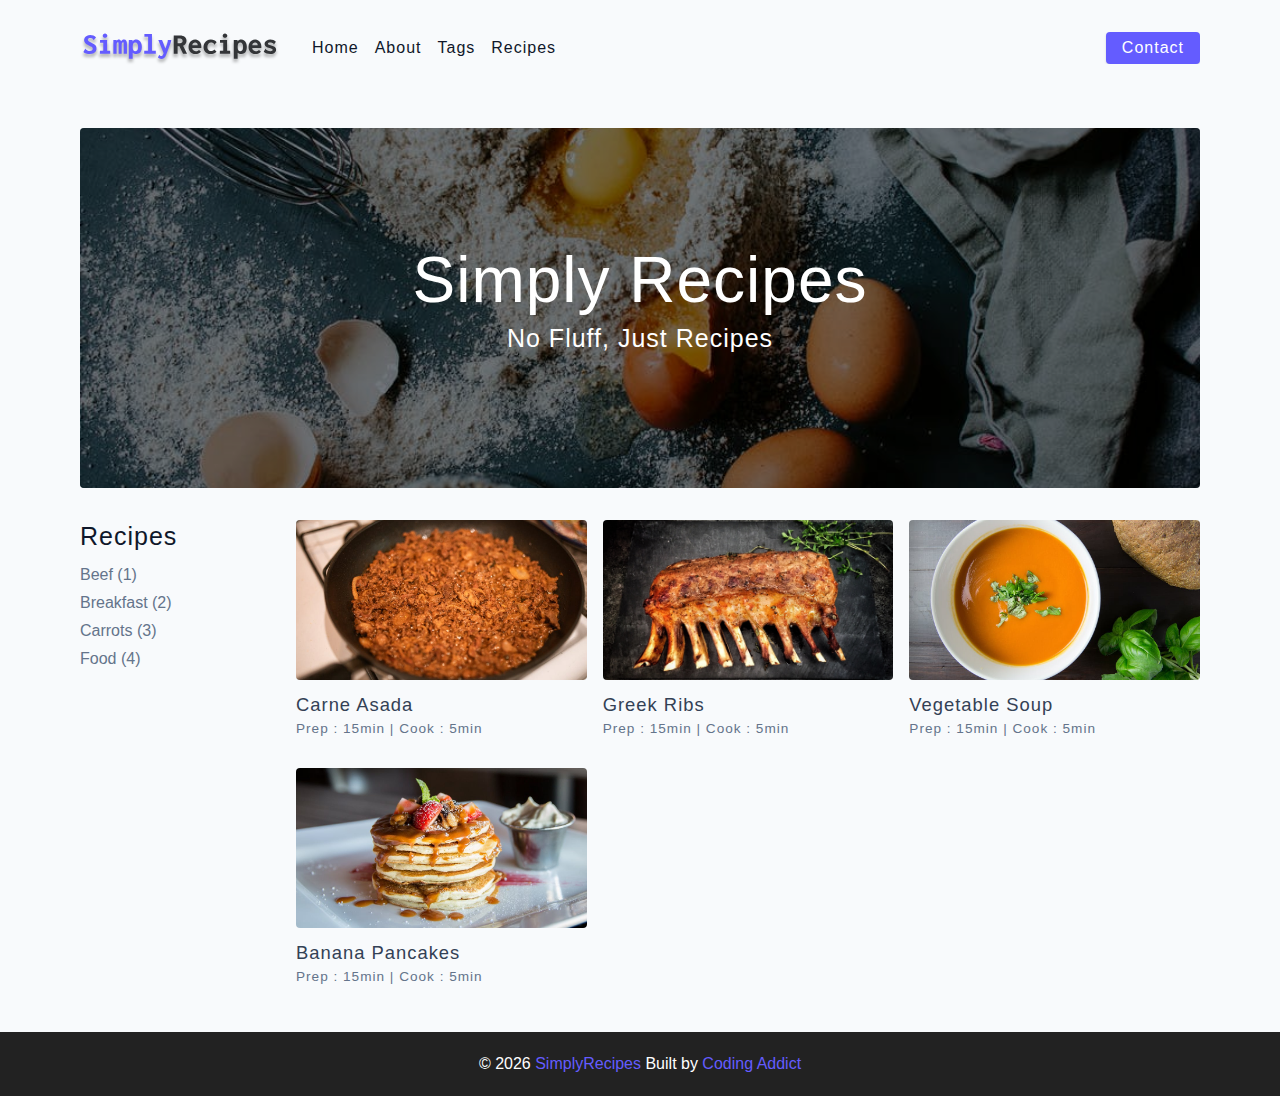
<file: final/index.html>
<!DOCTYPE html>
<html lang="en">
  <head>
    <meta charset="UTF-8" />
    <meta http-equiv="X-UA-Compatible" content="IE=edge" />
    <meta name="viewport" content="width=device-width, initial-scale=1.0" />
    <title>Simply Recipes || Final</title>
    <!-- favicon -->
    <link rel="shortcut icon" href="./assets/favicon.ico" type="image/x-icon" />
    <!-- normalize -->
    <link rel="stylesheet" href="./css/normalize.css" />
    <!-- font-awesome -->
    <link
      rel="stylesheet"
      href="https://cdnjs.cloudflare.com/ajax/libs/font-awesome/5.14.0/css/all.min.css"
    />
    <!-- main css -->
    <link rel="stylesheet" href="./css/main.css" />
  </head>
  <body>
    <!-- nav  -->
    <nav class="navbar">
      <div class="nav-center">
        <div class="nav-header">
          <a href="index.html" class="nav-logo">
            <img src="./assets/logo.svg" alt="simply recipes" />
          </a>
          <button class="nav-btn btn">
            <i class="fas fa-align-justify"></i>
          </button>
        </div>
        <div class="nav-links">
          <a href="index.html" class="nav-link"> home </a>
          <a href="about.html" class="nav-link"> about </a>
          <a href="tags.html" class="nav-link"> tags </a>
          <a href="recipes.html" class="nav-link"> recipes </a>

          <div class="nav-link contact-link">
            <a href="contact.html" class="btn"> contact </a>
          </div>
        </div>
      </div>
    </nav>
    <!-- end of nav -->
    <!-- main -->
    <main class="page">
      <!-- header -->
      <header class="hero">
        <div class="hero-container">
          <div class="hero-text">
            <h1>simply recipes</h1>
            <h4>no fluff, just recipes</h4>
          </div>
        </div>
      </header>
      <!-- end of header -->
      <section class="recipes-container">
        <!-- tag container -->
        <div class="tags-container">
          <h4>recipes</h4>
          <div class="tags-list">
            <a href="tag-template.html">Beef (1)</a>
            <a href="tag-template.html">Breakfast (2)</a>
            <a href="tag-template.html">Carrots (3)</a>
            <a href="tag-template.html">Food (4)</a>
          </div>
        </div>
        <!-- end of tag container -->
        <!-- recipes list -->
        <div class="recipes-list">
          <!-- single recipe -->
          <a href="single-recipe.html" class="recipe">
            <img
              src="./assets/recipes/recipe-1.jpeg"
              class="img recipe-img"
              alt=""
            />
            <h5>Carne Asada</h5>
            <p>Prep : 15min | Cook : 5min</p>
          </a>
          <!-- end of single recipe -->
          <!-- single recipe -->
          <a href="single-recipe.html" class="recipe">
            <img
              src="./assets/recipes/recipe-2.jpeg"
              class="img recipe-img"
              alt=""
            />
            <h5>Greek Ribs</h5>
            <p>Prep : 15min | Cook : 5min</p>
          </a>
          <!-- end of single recipe -->
          <!-- single recipe -->
          <a href="single-recipe.html" class="recipe">
            <img
              src="./assets/recipes/recipe-3.jpeg"
              class="img recipe-img"
              alt=""
            />
            <h5>Vegetable Soup</h5>
            <p>Prep : 15min | Cook : 5min</p>
          </a>
          <!-- end of single recipe -->
          <!-- single recipe -->
          <a href="single-recipe.html" class="recipe">
            <img
              src="./assets/recipes/recipe-4.jpeg"
              class="img recipe-img"
              alt=""
            />
            <h5>Banana Pancakes</h5>
            <p>Prep : 15min | Cook : 5min</p>
          </a>
          <!-- end of single recipe -->
        </div>
        <!-- end of recipes list -->
      </section>
    </main>
    <!-- end of main -->
    <!-- footer -->
    <footer class="page-footer">
      <p>
        &copy; <span id="date"></span>
        <span class="footer-logo">SimplyRecipes</span> Built by
        <a href="https://www.johnsmilga.com/">Coding Addict</a>
      </p>
    </footer>
    <script src="./js/app.js"></script>
  </body>
</html>
</file>
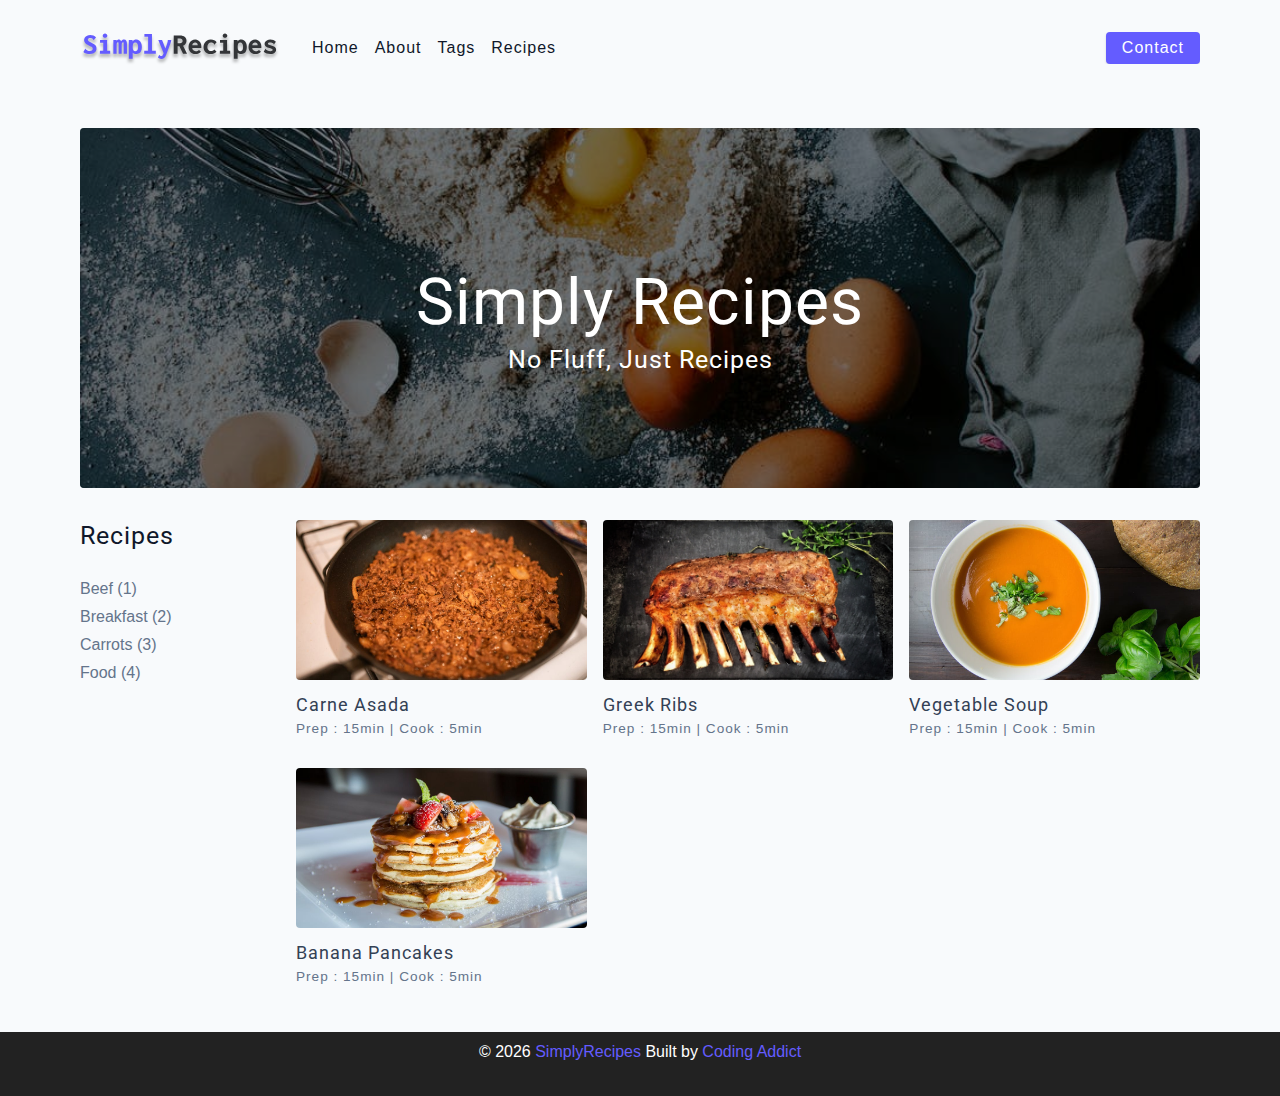
<file: starter/index.html>
<!DOCTYPE html>
<html lang="en">
  <head>
    <meta charset="UTF-8" />
    <meta http-equiv="X-UA-Compatible" content="IE=edge" />
    <meta name="viewport" content="width=device-width, initial-scale=1.0" />
    <title>Simply Recipes || Starter</title>
    <!-- main css -->
    <link rel="stylesheet" href="./css/main.css" />
    <!-- favicon -->
    <link rel="shortcut icon" href="./assets/favicon.ico" type="image/x-icon" />
    <!-- normalize -->
    <link rel="stylesheet" href="./css/normalize.css" />
    <!-- font-awesome -->
    <link
      rel="stylesheet"
      href="https://cdnjs.cloudflare.com/ajax/libs/font-awesome/5.14.0/css/all.min.css"
    />
  </head>
  <body>
    <!-- nav  -->
    <nav class="navbar">
      <div class="nav-center">
        <div class="nav-header">
          <a href="index.html" class="nav-logo">
            <img src="./assets/logo.svg" alt="simply recipes" />
          </a>
          <button class="nav-btn btn">
            <i class="fas fa-align-justify"></i>
          </button>
        </div>
        <div class="nav-links">
          <a href="index.html" class="nav-link"> home </a>
          <a href="about.html" class="nav-link"> about </a>
          <a href="tags.html" class="nav-link"> tags </a>
          <a href="recipes.html" class="nav-link"> recipes </a>

          <div class="nav-link contact-link">
            <a href="contact.html" class="btn"> contact </a>
          </div>
        </div>
      </div>
    </nav>  
     <!-- end of nav -->
    <!-- main -->
    <main class="page">
      <!-- header -->
      <header class="hero">
        <div class="hero-container">
          <div class="hero-text">
            <h1>simply recipes</h1>
            <h4>no fluff, just recipes</h4>
          </div>
        </div>
      </header>
      <!-- end of header -->
       <!-- recipes container -->
      <section class="recipes-container">
        <!-- tag container -->
        <div class="tags-container">
          <h4>recipes</h4>
          <div class="tags-list">
            <a href="tag-template.html">Beef (1)</a>
            <a href="tag-template.html">Breakfast (2)</a>
            <a href="tag-template.html">Carrots (3)</a>
            <a href="tag-template.html">Food (4)</a>
          </div>
        </div>
        <!-- end of tag container -->
        <!-- recipes list -->
        <div class="recipes-list">
          <!-- single recipe -->
          <a href="single-recipe.html" class="recipe">
            <img
              src="./assets/recipes/recipe-1.jpeg"
              class="img recipe-img"
              alt="food"
            />
            <h5>Carne Asada</h5>
            <p>Prep : 15min | Cook : 5min</p>
          </a>
                <!-- end of single recipe -->
          <!-- single recipe -->
          <a href="single-recipe.html" class="recipe">
            <img
              src="./assets/recipes/recipe-2.jpeg"
              class="img recipe-img"
              alt=""
            />
            <h5>Greek Ribs</h5>
            <p>Prep : 15min | Cook : 5min</p>
          </a>
                    <!-- end of single recipe -->
          <!-- single recipe -->
          <a href="single-recipe.html" class="recipe">
            <img
              src="./assets/recipes/recipe-3.jpeg"
              class="img recipe-img"
              alt=""
            />
            <h5>Vegetable Soup</h5>
            <p>Prep : 15min | Cook : 5min</p>
          </a>
          <!-- end of single recipe -->
          <!-- single recipe -->
          <a href="single-recipe.html" class="recipe">
            <img
              src="./assets/recipes/recipe-4.jpeg"
              class="img recipe-img"
              alt=""
            />
            <h5>Banana Pancakes</h5>
            <p>Prep : 15min | Cook : 5min</p>
          </a>
          <!-- end of single recipe -->
        </div>
        <!-- end of recipes list -->
      </section>
    </main>
      <!-- end of main -->
      <!-- footer -->
      <footer class="page-footer">
        <p>
          &copy; <span id="date"></span>
          <span class="footer-logo">SimplyRecipes</span> Built by
          <a href="https://www.johnsmilga.com/">Coding Addict</a>
        </p>
      </footer>
      <script src="./js/app.js"></script>
      
</html>
</file>
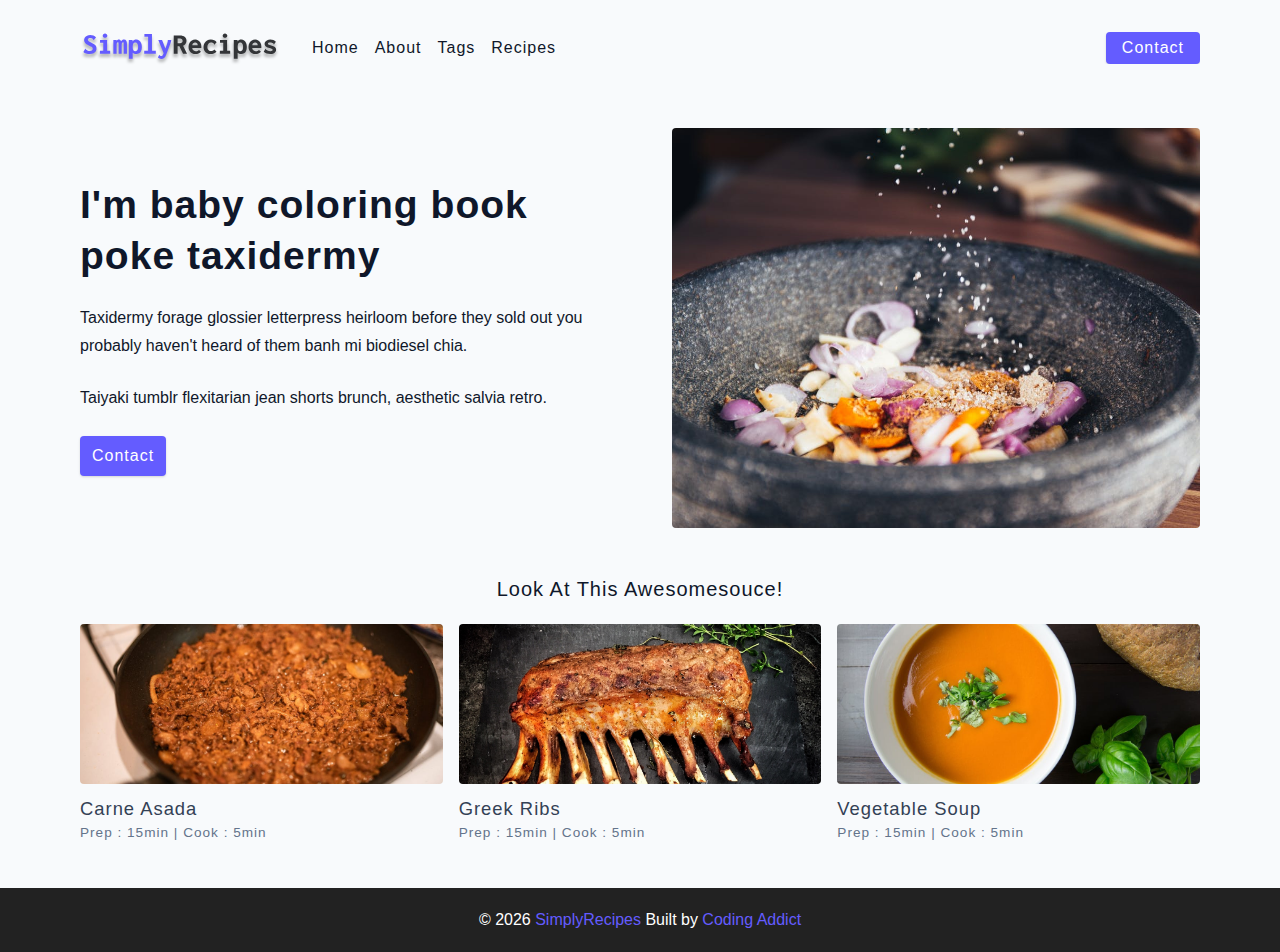
<file: final/about.html>
<!DOCTYPE html>
<html lang="en">
  <head>
    <meta charset="UTF-8" />
    <meta http-equiv="X-UA-Compatible" content="IE=edge" />
    <meta name="viewport" content="width=device-width, initial-scale=1.0" />
    <title>About || Final</title>
    <!-- favicon -->
    <link rel="shortcut icon" href="./assets/favicon.ico" type="image/x-icon" />
    <!-- normalize -->
    <link rel="stylesheet" href="./css/normalize.css" />
    <!-- font-awesome -->
    <link
      rel="stylesheet"
      href="https://cdnjs.cloudflare.com/ajax/libs/font-awesome/5.14.0/css/all.min.css"
    />
    <!-- main css -->
    <link rel="stylesheet" href="./css/main.css" />
  </head>
  <body>
    <!-- nav  -->
    <nav class="navbar">
      <div class="nav-center">
        <div class="nav-header">
          <a href="index.html" class="nav-logo">
            <img src="./assets/logo.svg" alt="simply recipes" />
          </a>
          <button class="nav-btn btn">
            <i class="fas fa-align-justify"></i>
          </button>
        </div>
        <div class="nav-links">
          <a href="index.html" class="nav-link"> home </a>
          <a href="about.html" class="nav-link"> about </a>
          <a href="tags.html" class="nav-link"> tags </a>
          <a href="recipes.html" class="nav-link"> recipes </a>

          <div class="nav-link contact-link">
            <a href="contact.html" class="btn"> contact </a>
          </div>
        </div>
      </div>
    </nav>
    <!-- end of nav -->
    <main class="page">
      <section class="about-page">
        <article>
          <h2>I'm baby coloring book poke taxidermy</h2>
          <p>
            Taxidermy forage glossier letterpress heirloom before they sold out
            you probably haven't heard of them banh mi biodiesel chia.
          </p>
          <p>
            Taiyaki tumblr flexitarian jean shorts brunch, aesthetic salvia
            retro.
          </p>
          <a href="contact.html" class="btn"> contact </a>
        </article>
        <!-- needs fixes -->
        <img
          src="./assets/about.jpeg"
          alt="Person Pouring Salt in Bowl"
          class="img about-img"
        />
      </section>
      <section class="featured-recipes">
        <h5 class="featured-title">Look At This Awesomesouce!</h5>
        <div class="recipes-list">
          <!-- single recipe -->
          <a href="single-recipe.html" class="recipe">
            <img
              src="./assets/recipes/recipe-1.jpeg"
              class="img recipe-img"
              alt=""
            />
            <h5>Carne Asada</h5>
            <p>Prep : 15min | Cook : 5min</p>
          </a>
          <!-- end of single recipe -->
          <!-- single recipe -->
          <a href="single-recipe.html" class="recipe">
            <img
              src="./assets/recipes/recipe-2.jpeg"
              class="img recipe-img"
              alt=""
            />
            <h5>Greek Ribs</h5>
            <p>Prep : 15min | Cook : 5min</p>
          </a>
          <!-- end of single recipe -->
          <!-- single recipe -->
          <a href="single-recipe.html" class="recipe">
            <img
              src="./assets/recipes/recipe-3.jpeg"
              class="img recipe-img"
              alt=""
            />
            <h5>Vegetable Soup</h5>
            <p>Prep : 15min | Cook : 5min</p>
          </a>
          <!-- end of single recipe -->
        </div>
      </section>
    </main>
    <!-- footer -->
    <footer class="page-footer">
      <p>
        &copy; <span id="date"></span>
        <span class="footer-logo">SimplyRecipes</span> Built by
        <a href="https://www.johnsmilga.com/">Coding Addict</a>
      </p>
    </footer>
    <script src="./js/app.js"></script>
  </body>
</html>
</file>
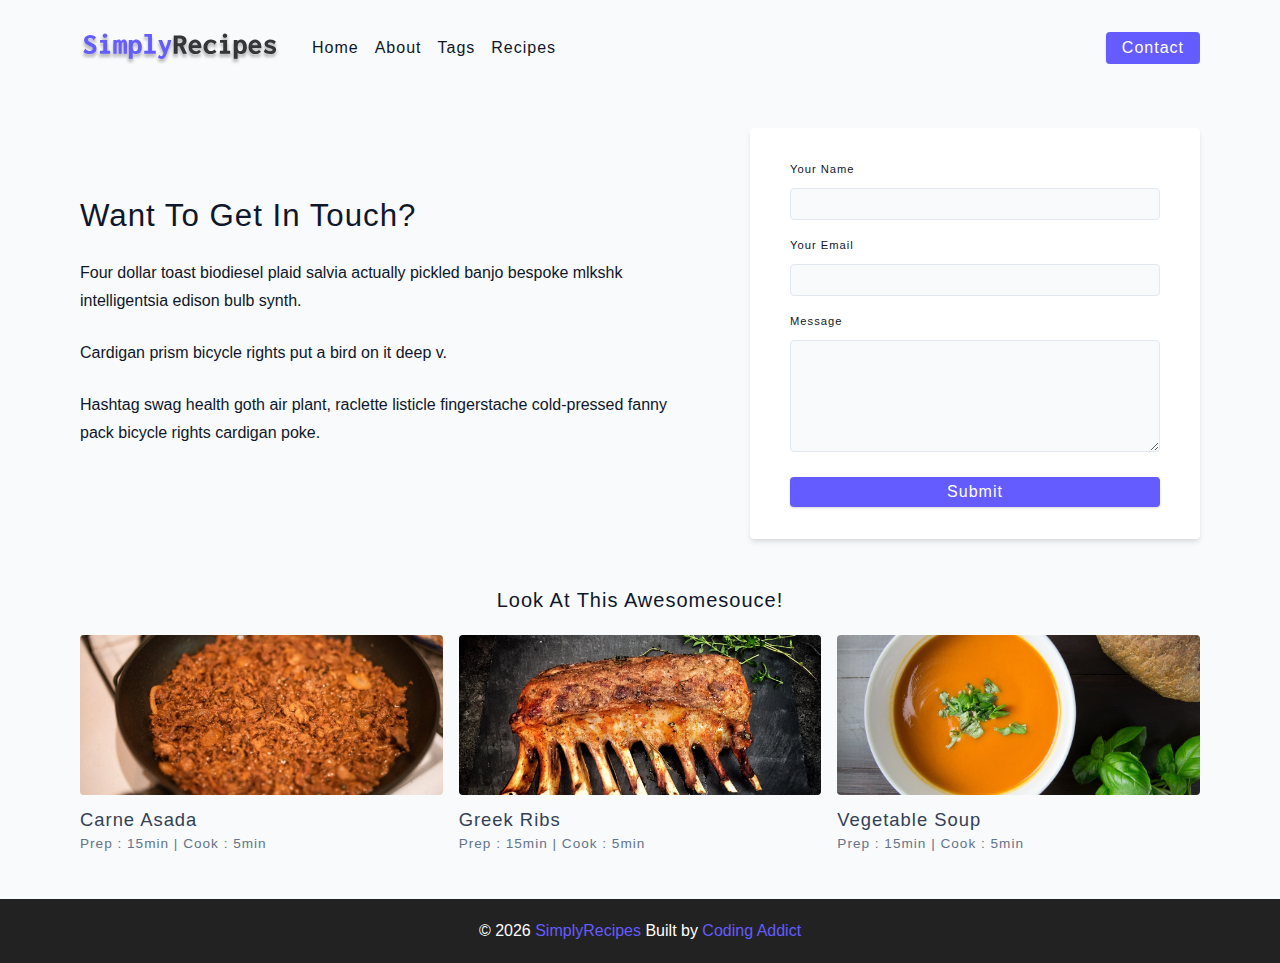
<file: final/contact.html>
<!DOCTYPE html>
<html lang="en">
  <head>
    <meta charset="UTF-8" />
    <meta http-equiv="X-UA-Compatible" content="IE=edge" />
    <meta name="viewport" content="width=device-width, initial-scale=1.0" />
    <title>Contact || Final</title>
    <!-- favicon -->
    <link rel="shortcut icon" href="./assets/favicon.ico" type="image/x-icon" />
    <!-- normalize -->
    <link rel="stylesheet" href="./css/normalize.css" />
    <!-- font-awesome -->
    <link
      rel="stylesheet"
      href="https://cdnjs.cloudflare.com/ajax/libs/font-awesome/5.14.0/css/all.min.css"
    />
    <!-- main css -->
    <link rel="stylesheet" href="./css/main.css" />
  </head>
  <body>
    <!-- nav  -->
    <nav class="navbar">
      <div class="nav-center">
        <div class="nav-header">
          <a href="index.html" class="nav-logo">
            <img src="./assets/logo.svg" alt="simply recipes" />
          </a>
          <button class="nav-btn btn">
            <i class="fas fa-align-justify"></i>
          </button>
        </div>
        <div class="nav-links">
          <a href="index.html" class="nav-link"> home </a>
          <a href="about.html" class="nav-link"> about </a>
          <a href="tags.html" class="nav-link"> tags </a>
          <a href="recipes.html" class="nav-link"> recipes </a>

          <div class="nav-link contact-link">
            <a href="contact.html" class="btn"> contact </a>
          </div>
        </div>
      </div>
    </nav>
    <!-- end of nav -->
    <main class="page">
     <section class="contact-container">
          <article class="contact-info">
            <h3>Want To Get In Touch?</h3>
            <p>
              Four dollar toast biodiesel plaid salvia actually pickled banjo
              bespoke mlkshk intelligentsia edison bulb synth.
            </p>
            <p>Cardigan prism bicycle rights put a bird on it deep v.</p>
            <p>
              Hashtag swag health goth air plant, raclette listicle fingerstache
              cold-pressed fanny pack bicycle rights cardigan poke.
            </p>
          </article>
          <article>
            <form class="form contact-form">
              <div class="form-row">
                <label html="name" class="form-label">your name</label>
                <input type="text" name="name" id="name" class="form-input" />
              </div>
              <div class="form-row">
                <label html="email" class="form-label">your email</label>
                <input type="text" name="email" id="email" class="form-input" />
              </div>
              <div class="form-row">
                <label html="message" class="form-label">message</label>
                <textarea name="message" id="message" class="form-textarea"></textarea>
              </div>
              <button type="submit" class="btn btn-block">
                submit
              </button>
            </form>
          </article>
        </section>
     <!-- featured recipes -->
       <section class="featured-recipes">
        <h5 class="featured-title">Look At This Awesomesouce!</h5>
        <div class="recipes-list">
          <!-- single recipe -->
          <a href="single-recipe.html" class="recipe">
            <img
              src="./assets/recipes/recipe-1.jpeg"
              class="img recipe-img"
              alt=""
            />
            <h5>Carne Asada</h5>
            <p>Prep : 15min | Cook : 5min</p>
          </a>
          <!-- end of single recipe -->
          <!-- single recipe -->
          <a href="single-recipe.html" class="recipe">
            <img
              src="./assets/recipes/recipe-2.jpeg"
              class="img recipe-img"
              alt=""
            />
            <h5>Greek Ribs</h5>
            <p>Prep : 15min | Cook : 5min</p>
          </a>
          <!-- end of single recipe -->
          <!-- single recipe -->
          <a href="single-recipe.html" class="recipe">
            <img
              src="./assets/recipes/recipe-3.jpeg"
              class="img recipe-img"
              alt=""
            />
            <h5>Vegetable Soup</h5>
            <p>Prep : 15min | Cook : 5min</p>
          </a>
          <!-- end of single recipe -->
        </div>
      </section>
    </main>
    <!-- footer -->
    <footer class="page-footer">
      <p>
        &copy; <span id="date"></span>
        <span class="footer-logo">SimplyRecipes</span> Built by
        <a href="https://www.johnsmilga.com/">Coding Addict</a>
      </p>
    </footer>
    <script src="./js/app.js"></script>
  </body>
</html>
</file>
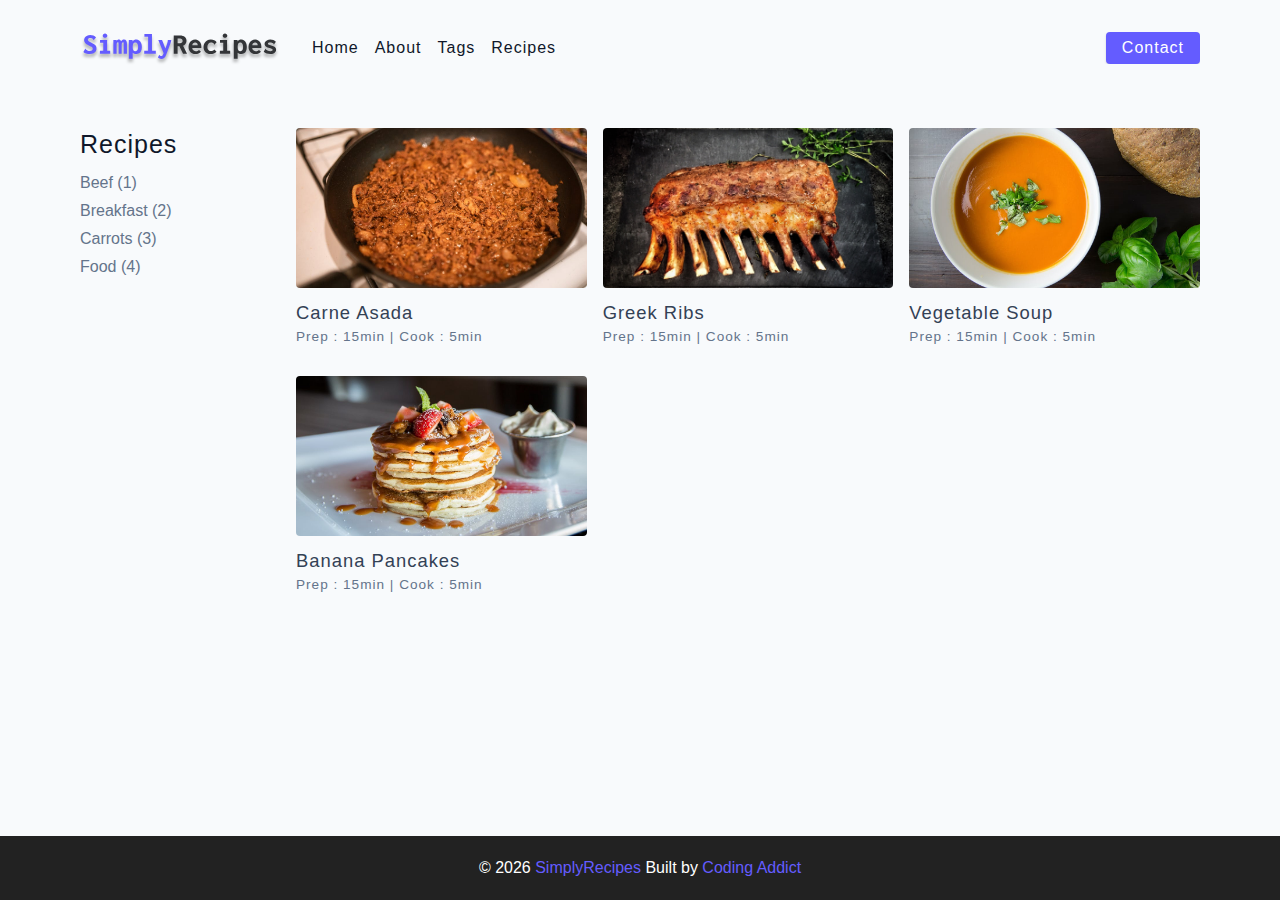
<file: final/recipes.html>
<!DOCTYPE html>
<html lang="en">
  <head>
    <meta charset="UTF-8" />
    <meta http-equiv="X-UA-Compatible" content="IE=edge" />
    <meta name="viewport" content="width=device-width, initial-scale=1.0" />
    <title>Recipes || Final</title>
    <!-- favicon -->
    <link rel="shortcut icon" href="./assets/favicon.ico" type="image/x-icon" />
    <!-- normalize -->
    <link rel="stylesheet" href="./css/normalize.css" />
    <!-- font-awesome -->
    <link
      rel="stylesheet"
      href="https://cdnjs.cloudflare.com/ajax/libs/font-awesome/5.14.0/css/all.min.css"
    />
    <!-- main css -->
    <link rel="stylesheet" href="./css/main.css" />
  </head>
  <body>
    <!-- nav  -->
    <nav class="navbar">
      <div class="nav-center">
        <div class="nav-header">
          <a href="index.html" class="nav-logo">
            <img src="./assets/logo.svg" alt="simply recipes" />
          </a>
          <button class="nav-btn btn">
            <i class="fas fa-align-justify"></i>
          </button>
        </div>
        <div class="nav-links">
          <a href="index.html" class="nav-link"> home </a>
          <a href="about.html" class="nav-link"> about </a>
          <a href="tags.html" class="nav-link"> tags </a>
          <a href="recipes.html" class="nav-link"> recipes </a>

          <div class="nav-link contact-link">
            <a href="contact.html" class="btn"> contact </a>
          </div>
        </div>
      </div>
    </nav>
    <!-- end of nav -->
    <!-- main -->
    <main class="page">
      <section class="recipes-container">
        <!-- tag container -->
        <div class="tags-container">
          <h4>recipes</h4>
          <div class="tags-list">
            <a href="tag-template.html">Beef (1)</a>
            <a href="tag-template.html">Breakfast (2)</a>
            <a href="tag-template.html">Carrots (3)</a>
            <a href="tag-template.html">Food (4)</a>
          </div>
        </div>
        <!-- end of tag container -->
        <!-- recipes list -->
        <div class="recipes-list">
          <!-- single recipe -->
          <a href="single-recipe.html" class="recipe">
            <img
              src="./assets/recipes/recipe-1.jpeg"
              class="img recipe-img"
              alt=""
            />
            <h5>Carne Asada</h5>
            <p>Prep : 15min | Cook : 5min</p>
          </a>
          <!-- end of single recipe -->
          <!-- single recipe -->
          <a href="single-recipe.html" class="recipe">
            <img
              src="./assets/recipes/recipe-2.jpeg"
              class="img recipe-img"
              alt=""
            />
            <h5>Greek Ribs</h5>
            <p>Prep : 15min | Cook : 5min</p>
          </a>
          <!-- end of single recipe -->
          <!-- single recipe -->
          <a href="single-recipe.html" class="recipe">
            <img
              src="./assets/recipes/recipe-3.jpeg"
              class="img recipe-img"
              alt=""
            />
            <h5>Vegetable Soup</h5>
            <p>Prep : 15min | Cook : 5min</p>
          </a>
          <!-- end of single recipe -->
          <!-- single recipe -->
          <a href="single-recipe.html" class="recipe">
            <img
              src="./assets/recipes/recipe-4.jpeg"
              class="img recipe-img"
              alt=""
            />
            <h5>Banana Pancakes</h5>
            <p>Prep : 15min | Cook : 5min</p>
          </a>
          <!-- end of single recipe -->
        </div>
      </section>
    </main>
    <!-- end of main -->
    <!-- footer -->
    <footer class="page-footer">
      <p>
        &copy; <span id="date"></span>
        <span class="footer-logo">SimplyRecipes</span> Built by
        <a href="https://www.johnsmilga.com/">Coding Addict</a>
      </p>
    </footer>
    <script src="./js/app.js"></script>
  </body>
</html>
</file>
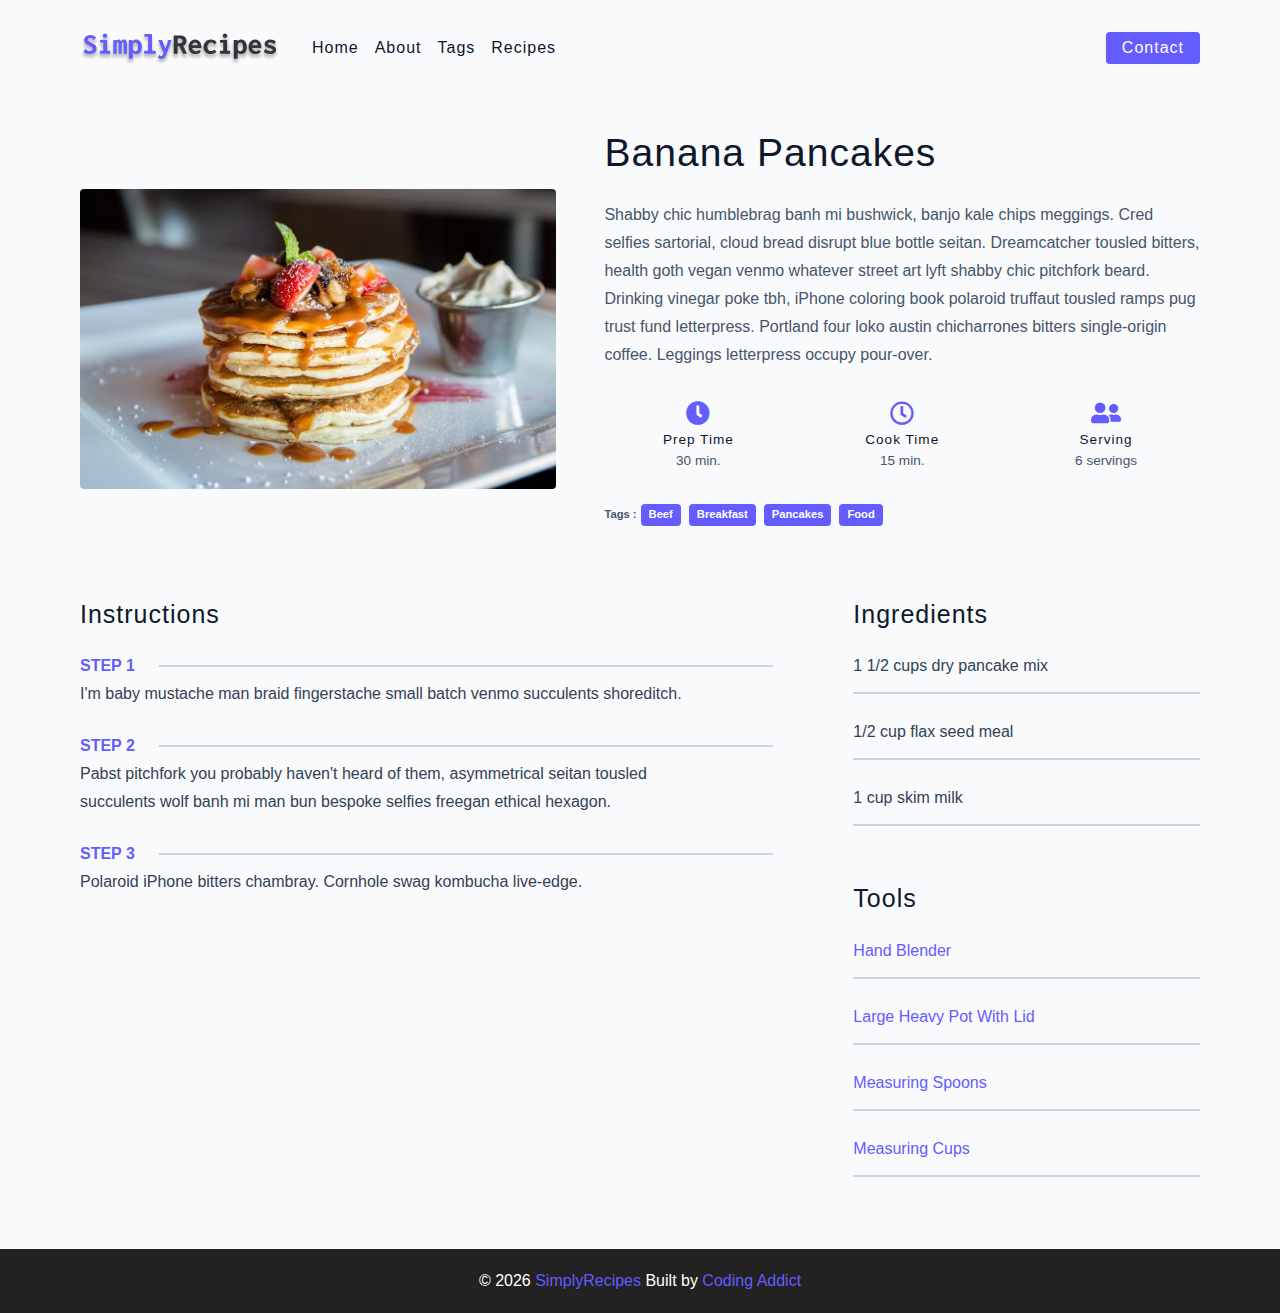
<file: final/single-recipe.html>
<!DOCTYPE html>
<html lang="en">
  <head>
    <meta charset="UTF-8" />
    <meta http-equiv="X-UA-Compatible" content="IE=edge" />
    <meta name="viewport" content="width=device-width, initial-scale=1.0" />
    <title>Single Recipe || Final</title>
    <!-- favicon -->
    <link rel="shortcut icon" href="./assets/favicon.ico" type="image/x-icon" />
    <!-- normalize -->
    <link rel="stylesheet" href="./css/normalize.css" />
    <!-- font-awesome -->
    <link
      rel="stylesheet"
      href="https://cdnjs.cloudflare.com/ajax/libs/font-awesome/5.14.0/css/all.min.css"
    />
    <!-- main css -->
    <link rel="stylesheet" href="./css/main.css" />
  </head>
  <body>
    <!-- nav  -->
    <nav class="navbar">
      <div class="nav-center">
        <div class="nav-header">
          <a href="index.html" class="nav-logo">
            <img src="./assets/logo.svg" alt="simply recipes" />
          </a>
          <button class="nav-btn btn">
            <i class="fas fa-align-justify"></i>
          </button>
        </div>
        <div class="nav-links">
          <a href="index.html" class="nav-link"> home </a>
          <a href="about.html" class="nav-link"> about </a>
          <a href="tags.html" class="nav-link"> tags </a>
          <a href="recipes.html" class="nav-link"> recipes </a>

          <div class="nav-link contact-link">
            <a href="contact.html" class="btn"> contact </a>
          </div>
        </div>
      </div>
    </nav>
    <!-- end of nav -->
    <main class="page">
      <div class="recipe-page">
        <section class="recipe-hero">
          <img
            src="./assets/recipes/recipe-4.jpeg"
            class="img recipe-hero-img"
          />
          <article class="recipe-info">
            <h2>Banana Pancakes</h2>
            <p>
              Shabby chic humblebrag banh mi bushwick, banjo kale chips
              meggings. Cred selfies sartorial, cloud bread disrupt blue bottle
              seitan. Dreamcatcher tousled bitters, health goth vegan venmo
              whatever street art lyft shabby chic pitchfork beard. Drinking
              vinegar poke tbh, iPhone coloring book polaroid truffaut tousled
              ramps pug trust fund letterpress. Portland four loko austin
              chicharrones bitters single-origin coffee. Leggings letterpress
              occupy pour-over.
            </p>
            <div class="recipe-icons">
              <article>
                <i class="fas fa-clock"></i>
                <h5>prep time</h5>
                <p>30 min.</p>
              </article>
              <article>
                <i class="far fa-clock"></i>
                <h5>cook time</h5>
                <p>15 min.</p>
              </article>
              <article>
                <i class="fas fa-user-friends"></i>
                <h5>serving</h5>
                <p>6 servings</p>
              </article>
            </div>
            <p class="recipe-tags">
              Tags : <a href="tag-template.html">beef</a>
              <a href="tag-template.html">breakfast</a>
              <a href="tag-template.html">pancakes</a>
              <a href="tag-template.html">food</a>
            </p>
          </article>
        </section>
        <!-- content -->
        <section class="recipe-content">
          <article>
            <h4>instructions</h4>
            <!-- single instruction -->
            <div class="single-instruction">
              <header>
                <p>step 1</p>
                <div></div>
              </header>
              <p>
                I'm baby mustache man braid fingerstache small batch venmo
                succulents shoreditch.
              </p>
            </div>
            <!-- end of single instruction -->
            <!-- single instruction -->
            <div class="single-instruction">
              <header>
                <p>step 2</p>
                <div></div>
              </header>
              <p>
                Pabst pitchfork you probably haven't heard of them, asymmetrical
                seitan tousled succulents wolf banh mi man bun bespoke selfies
                freegan ethical hexagon.
              </p>
            </div>
            <!-- end of single instruction -->
            <!-- single instruction -->
            <div class="single-instruction">
              <header>
                <p>step 3</p>
                <div></div>
              </header>
              <p>
                Polaroid iPhone bitters chambray. Cornhole swag kombucha
                live-edge.
              </p>
            </div>
            <!-- end of single instruction -->
          </article>
          <article class="second-column">
            <div>
              <h4>ingredients</h4>
              <p class="single-ingredient">1 1/2 cups dry pancake mix</p>
              <p class="single-ingredient">1/2 cup flax seed meal</p>
              <p class="single-ingredient">1 cup skim milk</p>
            </div>
            <div>
              <h4>tools</h4>
              <p class="single-tool">Hand Blender</p>
              <p class="single-tool">Large Heavy Pot With Lid</p>
              <p class="single-tool">Measuring Spoons</p>
              <p class="single-tool">Measuring Cups</p>
            </div>
          </article>
        </section>
      </div>
    </main>
    <!-- footer -->
    <footer class="page-footer">
      <p>
        &copy; <span id="date"></span>
        <span class="footer-logo">SimplyRecipes</span> Built by
        <a href="https://www.johnsmilga.com/">Coding Addict</a>
      </p>
    </footer>
    <script src="./js/app.js"></script>
  </body>
</html>
</file>
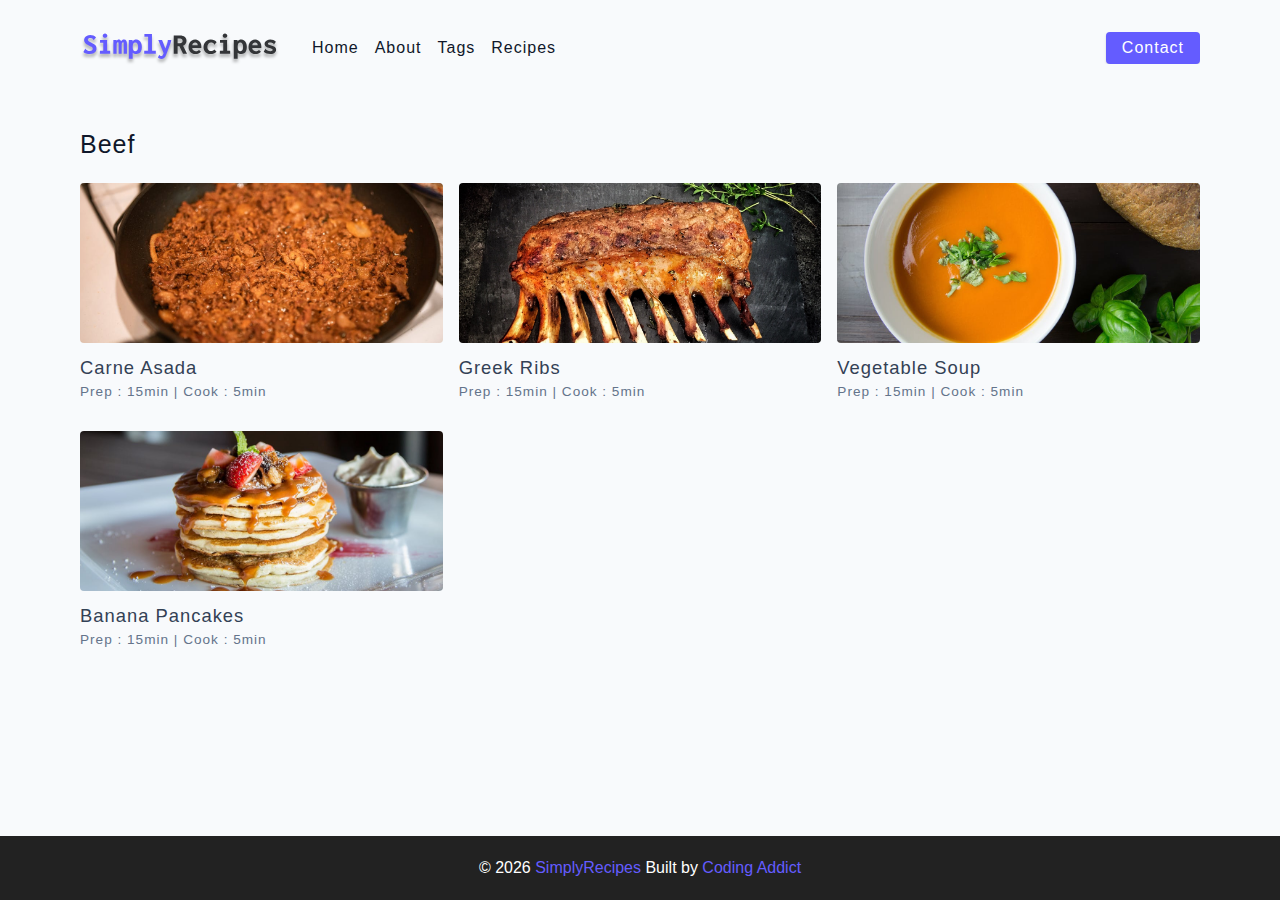
<file: final/tag-template.html>
<!DOCTYPE html>
<html lang="en">
  <head>
    <meta charset="UTF-8" />
    <meta http-equiv="X-UA-Compatible" content="IE=edge" />
    <meta name="viewport" content="width=device-width, initial-scale=1.0" />
    <title>Recipe Template || Final</title>
    <!-- favicon -->
    <link rel="shortcut icon" href="./assets/favicon.ico" type="image/x-icon" />
    <!-- normalize -->
    <link rel="stylesheet" href="./css/normalize.css" />
    <!-- font-awesome -->
    <link
      rel="stylesheet"
      href="https://cdnjs.cloudflare.com/ajax/libs/font-awesome/5.14.0/css/all.min.css"
    />
    <!-- main css -->
    <link rel="stylesheet" href="./css/main.css" />
  </head>
  <body>
    <!-- nav  -->
    <nav class="navbar">
      <div class="nav-center">
        <div class="nav-header">
          <a href="index.html" class="nav-logo">
            <img src="./assets/logo.svg" alt="simply recipes" />
          </a>
          <button class="nav-btn btn">
            <i class="fas fa-align-justify"></i>
          </button>
        </div>
        <div class="nav-links">
          <a href="index.html" class="nav-link"> home </a>
          <a href="about.html" class="nav-link"> about </a>
          <a href="tags.html" class="nav-link"> tags </a>
          <a href="recipes.html" class="nav-link"> recipes </a>

          <div class="nav-link contact-link">
            <a href="contact.html" class="btn"> contact </a>
          </div>
        </div>
      </div>
    </nav>
    <!-- end of nav -->
    <main class="page">
      <div class="featured-recipes">
        <h4>Beef</h4>
          <!-- recipes list -->
        <div class="recipes-list">
          <!-- single recipe -->
          <a href="single-recipe.html" class="recipe">
            <img
              src="./assets/recipes/recipe-1.jpeg"
              class="img recipe-img"
              alt=""
            />
            <h5>Carne Asada</h5>
            <p>Prep : 15min | Cook : 5min</p>
          </a>
          <!-- end of single recipe -->
          <!-- single recipe -->
          <a href="single-recipe.html" class="recipe">
            <img
              src="./assets/recipes/recipe-2.jpeg"
              class="img recipe-img"
              alt=""
            />
            <h5>Greek Ribs</h5>
            <p>Prep : 15min | Cook : 5min</p>
          </a>
          <!-- end of single recipe -->
          <!-- single recipe -->
          <a href="single-recipe.html" class="recipe">
            <img
              src="./assets/recipes/recipe-3.jpeg"
              class="img recipe-img"
              alt=""
            />
            <h5>Vegetable Soup</h5>
            <p>Prep : 15min | Cook : 5min</p>
          </a>
          <!-- end of single recipe -->
          <!-- single recipe -->
          <a href="single-recipe.html" class="recipe">
            <img
              src="./assets/recipes/recipe-4.jpeg"
              class="img recipe-img"
              alt=""
            />
            <h5>Banana Pancakes</h5>
            <p>Prep : 15min | Cook : 5min</p>
          </a>
          <!-- end of single recipe -->
        </div>
        <!-- end of recipe list -->
      </div>
          
    </main>
    <!-- footer -->
    <footer class="page-footer">
      <p>
        &copy; <span id="date"></span>
        <span class="footer-logo">SimplyRecipes</span> Built by
        <a href="https://www.johnsmilga.com/">Coding Addict</a>
      </p>
    </footer>
    <script src="./js/app.js"></script>
  </body>
</html>
</file>
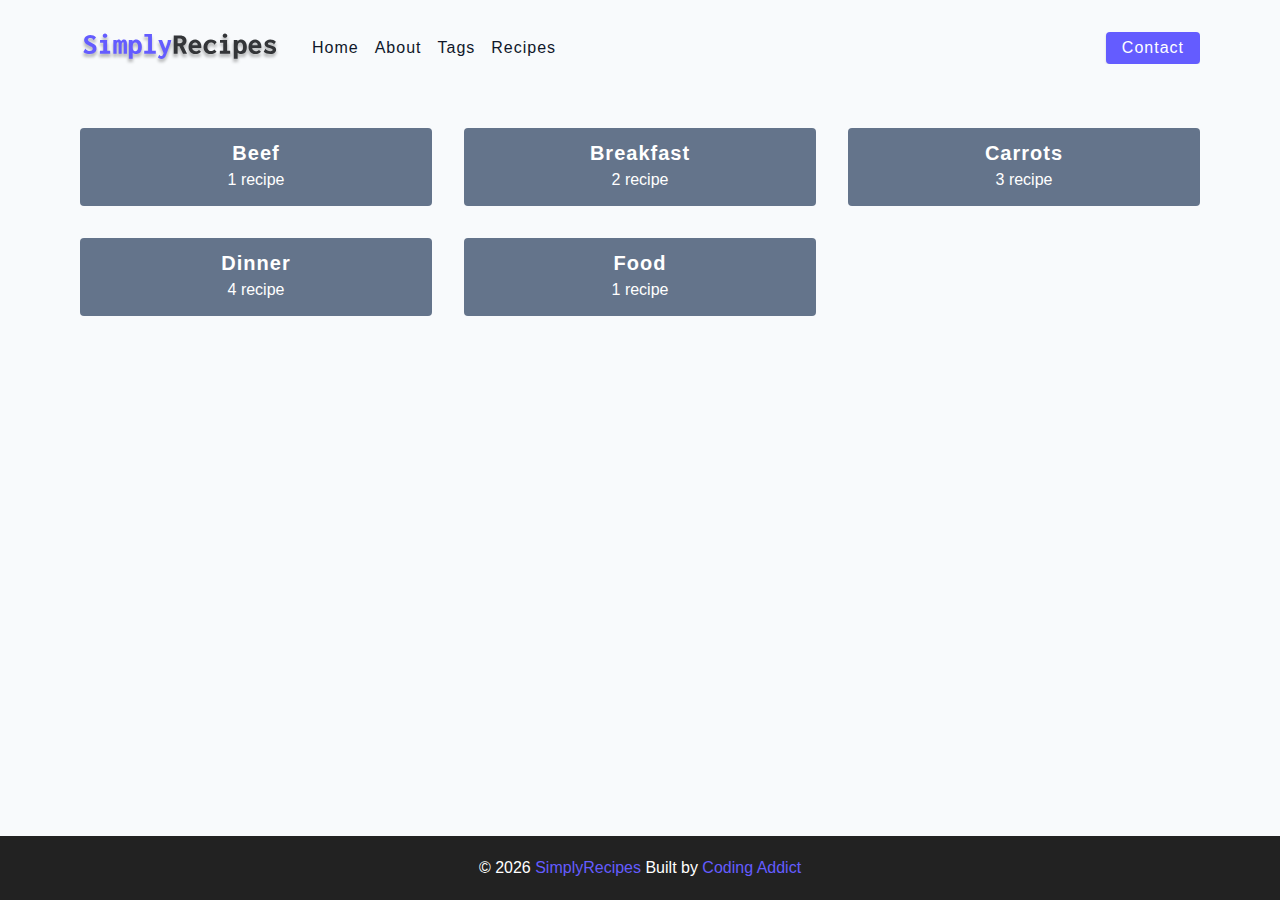
<file: final/tags.html>
<!DOCTYPE html>
<html lang="en">
  <head>
    <meta charset="UTF-8" />
    <meta http-equiv="X-UA-Compatible" content="IE=edge" />
    <meta name="viewport" content="width=device-width, initial-scale=1.0" />
    <title>Tags || Final</title>
    <!-- favicon -->
    <link rel="shortcut icon" href="./assets/favicon.ico" type="image/x-icon" />
    <!-- normalize -->
    <link rel="stylesheet" href="./css/normalize.css" />
    <!-- font-awesome -->
    <link
      rel="stylesheet"
      href="https://cdnjs.cloudflare.com/ajax/libs/font-awesome/5.14.0/css/all.min.css"
    />
    <!-- main css -->
    <link rel="stylesheet" href="./css/main.css" />
  </head>
  <body>
    <!-- nav  -->
    <nav class="navbar">
      <div class="nav-center">
        <div class="nav-header">
          <a href="index.html" class="nav-logo">
            <img src="./assets/logo.svg" alt="simply recipes" />
          </a>
          <button class="nav-btn btn">
            <i class="fas fa-align-justify"></i>
          </button>
        </div>
        <div class="nav-links">
          <a href="index.html" class="nav-link"> home </a>
          <a href="about.html" class="nav-link"> about </a>
          <a href="tags.html" class="nav-link"> tags </a>
          <a href="recipes.html" class="nav-link"> recipes </a>

          <div class="nav-link contact-link">
            <a href="contact.html" class="btn"> contact </a>
          </div>
        </div>
      </div>
    </nav>
    <!-- end of nav -->
    <main class="page">
         <section class="tags-wrapper">
          <!-- single tag -->
              <a href="tag-template.html" class="tag">
                <h5>beef</h5>
                <p>1 recipe</p>
              </a>
            <!-- end of single tag -->
          <!-- single tag -->
              <a href="tag-template.html" class="tag">
                <h5>breakfast</h5>
                <p>2 recipe</p>
              </a>
            <!-- end of single tag -->
          <!-- single tag -->
              <a href="tag-template.html" class="tag">
                <h5>carrots</h5>
                <p>3 recipe</p>
              </a>
            <!-- end of single tag -->
          <!-- single tag -->
              <a href="tag-template.html" class="tag">
                <h5>dinner</h5>
                <p>4 recipe</p>
              </a>
            <!-- end of single tag -->
          <!-- single tag -->
              <a href="tag-template.html" class="tag">
                <h5>food</h5>
                <p>1 recipe</p>
              </a>
            <!-- end of single tag -->
        </section>
    </main>
    <!-- footer -->
    <footer class="page-footer">
      <p>
        &copy; <span id="date"></span>
        <span class="footer-logo">SimplyRecipes</span> Built by
        <a href="https://www.johnsmilga.com/">Coding Addict</a>
      </p>
    </footer>
    <script src="./js/app.js"></script>
  </body>
</html>
</file>
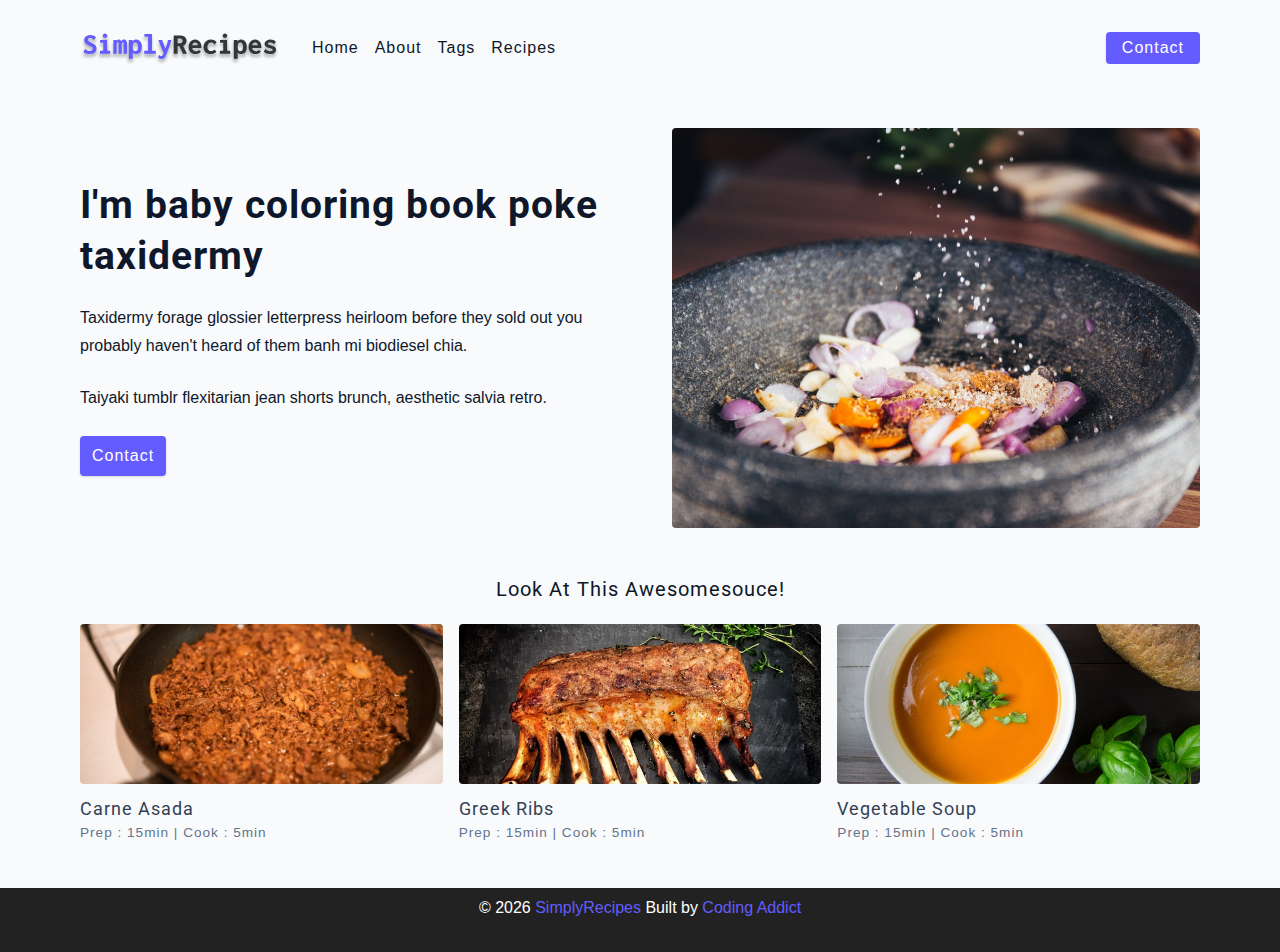
<file: starter/about.html>
<!DOCTYPE html>
<html lang="en">
  <head>
    <meta charset="UTF-8" />
    <meta http-equiv="X-UA-Compatible" content="IE=edge" />
    <meta name="viewport" content="width=device-width, initial-scale=1.0" />
    <title>About || Starter</title>
    <!-- favicon -->
    <link rel="shortcut icon" href="./assets/favicon.ico" type="image/x-icon" />
    <!-- normalize -->
    <link rel="stylesheet" href="./css/normalize.css" />
    <!-- font-awesome -->
    <link
      rel="stylesheet"
      href="https://cdnjs.cloudflare.com/ajax/libs/font-awesome/5.14.0/css/all.min.css"
    />
    <!-- main css -->
    <link rel="stylesheet" href="./css/main.css" />
  </head>
  <body>
    <body>
      <!-- nav  -->
      <nav class="navbar">
        <div class="nav-center">
          <div class="nav-header">
            <a href="index.html" class="nav-logo">
              <img src="./assets/logo.svg" alt="simply recipes" />
            </a>
            <button class="nav-btn btn">
              <i class="fas fa-align-justify"></i>
            </button>
          </div>
          <div class="nav-links">
            <a href="index.html" class="nav-link"> home </a>
            <a href="about.html" class="nav-link"> about </a>
            <a href="tags.html" class="nav-link"> tags </a>
            <a href="recipes.html" class="nav-link"> recipes </a>
  
            <div class="nav-link contact-link">
              <a href="contact.html" class="btn"> contact </a>
            </div>
          </div>
        </div>
      </nav>
      <!-- end of nav -->
      <main class="page">
        <section class="about-page">
          <article>
            <h2>I'm baby coloring book poke taxidermy</h2>
            <p>
              Taxidermy forage glossier letterpress heirloom before they sold out
              you probably haven't heard of them banh mi biodiesel chia.
            </p>
            <p>
              Taiyaki tumblr flexitarian jean shorts brunch, aesthetic salvia
              retro.
            </p>
            <a href="contact.html" class="btn"> contact </a>
          </article>
          <!-- needs fixes -->
          <img
            src="./assets/about.jpeg"
            alt="Person Pouring Salt in Bowl"
            class="img about-img"
          />
        </section>
        <section class="featured-recipes">
          <h5 class="featured-title">Look At This Awesomesouce!</h5>
          <div class="recipes-list">
            <!-- single recipe -->
            <a href="single-recipe.html" class="recipe">
              <img
                src="./assets/recipes/recipe-1.jpeg"
                class="img recipe-img"
                alt=""
              />
              <h5>Carne Asada</h5>
              <p>Prep : 15min | Cook : 5min</p>
            </a>
            <!-- end of single recipe -->
            <!-- single recipe -->
            <a href="single-recipe.html" class="recipe">
              <img
                src="./assets/recipes/recipe-2.jpeg"
                class="img recipe-img"
                alt=""
              />
              <h5>Greek Ribs</h5>
              <p>Prep : 15min | Cook : 5min</p>
            </a>
            <!-- end of single recipe -->
            <!-- single recipe -->
            <a href="single-recipe.html" class="recipe">
              <img
                src="./assets/recipes/recipe-3.jpeg"
                class="img recipe-img"
                alt=""
              />
              <h5>Vegetable Soup</h5>
              <p>Prep : 15min | Cook : 5min</p>
            </a>
            <!-- end of single recipe -->
          </div>
        </section>
      </main>
      <!-- footer -->
      <footer class="page-footer">
        <p>
          &copy; <span id="date"></span>
          <span class="footer-logo">SimplyRecipes</span> Built by
          <a href="https://www.johnsmilga.com/">Coding Addict</a>
        </p>
      </footer>
      <script src="./js/app.js"></script>
  </body>
</html>
</file>
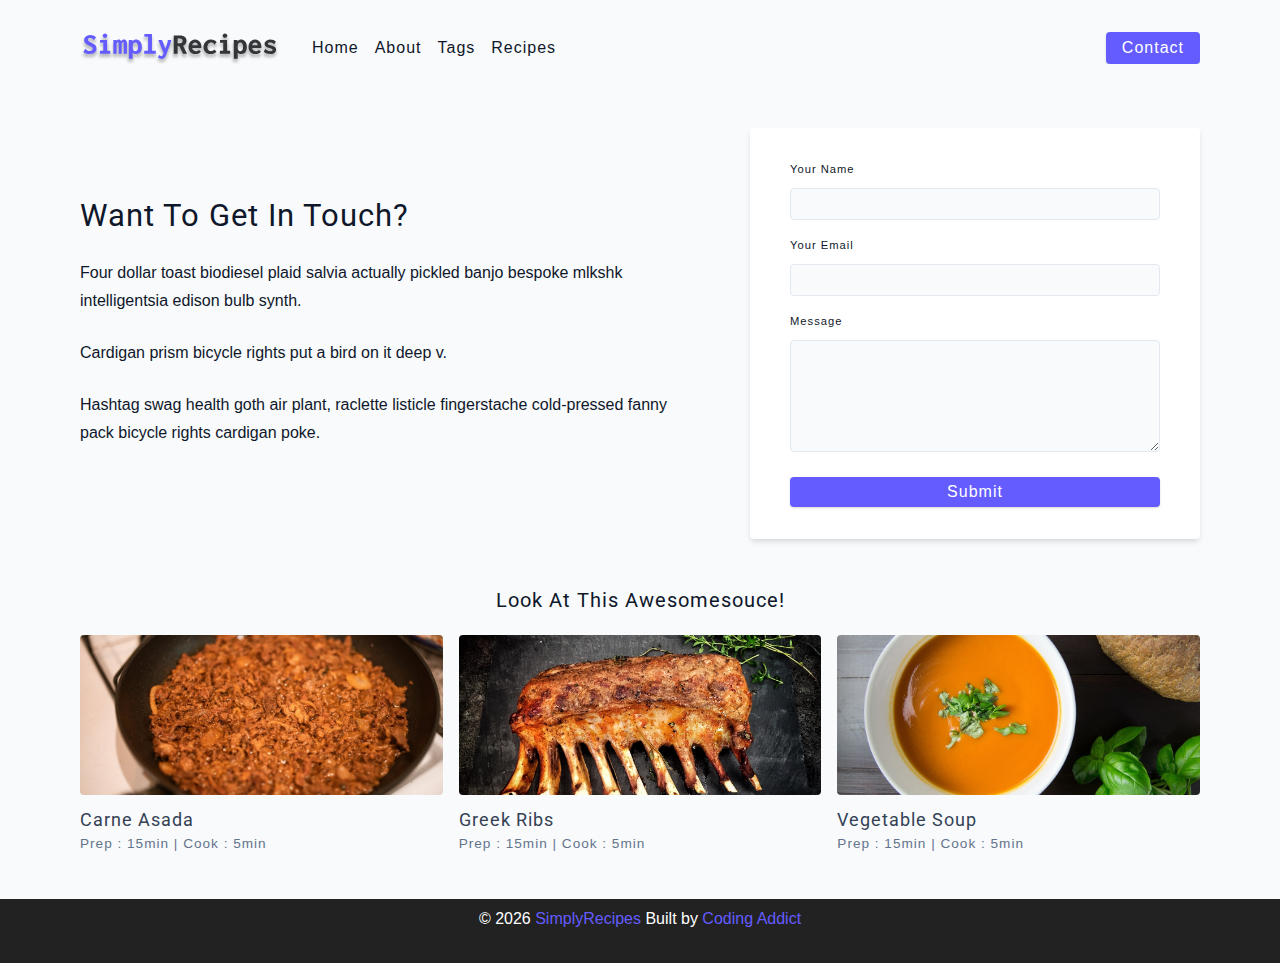
<file: starter/contact.html>
<!DOCTYPE html>
<html lang="en">
  <head>
    <meta charset="UTF-8" />
    <meta http-equiv="X-UA-Compatible" content="IE=edge" />
    <meta name="viewport" content="width=device-width, initial-scale=1.0" />
    <title>Contact || Starter</title>
    <!-- favicon -->
    <link rel="shortcut icon" href="./assets/favicon.ico" type="image/x-icon" />
    <!-- normalize -->
    <link rel="stylesheet" href="./css/normalize.css" />
    <!-- font-awesome -->
    <link
      rel="stylesheet"
      href="https://cdnjs.cloudflare.com/ajax/libs/font-awesome/5.14.0/css/all.min.css"
    />
    <!-- main css -->
    <link rel="stylesheet" href="./css/main.css" />
  </head>
  <body>
     <!-- nav  -->
     <nav class="navbar">
      <div class="nav-center">
        <div class="nav-header">
          <a href="index.html" class="nav-logo">
            <img src="./assets/logo.svg" alt="simply recipes" />
          </a>
          <button class="nav-btn btn">
            <i class="fas fa-align-justify"></i>
          </button>
        </div>
        <div class="nav-links">
          <a href="index.html" class="nav-link"> home </a>
          <a href="about.html" class="nav-link"> about </a>
          <a href="tags.html" class="nav-link"> tags </a>
          <a href="recipes.html" class="nav-link"> recipes </a>

          <div class="nav-link contact-link">
            <a href="contact.html" class="btn"> contact </a>
          </div>
        </div>
      </div>
    </nav>
    <!-- end of nav -->
    <main class="page">
     <section class="contact-container">
          <article class="contact-info">
            <h3>Want To Get In Touch?</h3>
            <p>
              Four dollar toast biodiesel plaid salvia actually pickled banjo
              bespoke mlkshk intelligentsia edison bulb synth.
            </p>
            <p>Cardigan prism bicycle rights put a bird on it deep v.</p>
            <p>
              Hashtag swag health goth air plant, raclette listicle fingerstache
              cold-pressed fanny pack bicycle rights cardigan poke.
            </p>
          </article>
          <article>
            <form class="form contact-form">
              <div class="form-row">
                <label html="name" class="form-label">your name</label>
                <input type="text" name="name" id="name" class="form-input" />
              </div>
              <div class="form-row">
                <label html="email" class="form-label">your email</label>
                <input type="text" name="email" id="email" class="form-input" />
              </div>
              <div class="form-row">
                <label html="message" class="form-label">message</label>
                <textarea name="message" id="message" class="form-textarea"></textarea>
              </div>
              <button type="submit" class="btn btn-block">
                submit
              </button>
            </form>
          </article>
        </section>
     <!-- featured recipes -->
       <section class="featured-recipes">
        <h5 class="featured-title">Look At This Awesomesouce!</h5>
        <div class="recipes-list">
          <!-- single recipe -->
          <a href="single-recipe.html" class="recipe">
            <img
              src="./assets/recipes/recipe-1.jpeg"
              class="img recipe-img"
              alt=""
            />
            <h5>Carne Asada</h5>
            <p>Prep : 15min | Cook : 5min</p>
          </a>
          <!-- end of single recipe -->
          <!-- single recipe -->
          <a href="single-recipe.html" class="recipe">
            <img
              src="./assets/recipes/recipe-2.jpeg"
              class="img recipe-img"
              alt=""
            />
            <h5>Greek Ribs</h5>
            <p>Prep : 15min | Cook : 5min</p>
          </a>
          <!-- end of single recipe -->
          <!-- single recipe -->
          <a href="single-recipe.html" class="recipe">
            <img
              src="./assets/recipes/recipe-3.jpeg"
              class="img recipe-img"
              alt=""
            />
            <h5>Vegetable Soup</h5>
            <p>Prep : 15min | Cook : 5min</p>
          </a>
          <!-- end of single recipe -->
        </div>
      </section>
    </main>
    <!-- footer -->
    <footer class="page-footer">
      <p>
        &copy; <span id="date"></span>
        <span class="footer-logo">SimplyRecipes</span> Built by
        <a href="https://www.johnsmilga.com/">Coding Addict</a>
      </p>
    </footer>
    <script src="./js/app.js"></script>
  </body>
</html>
</file>
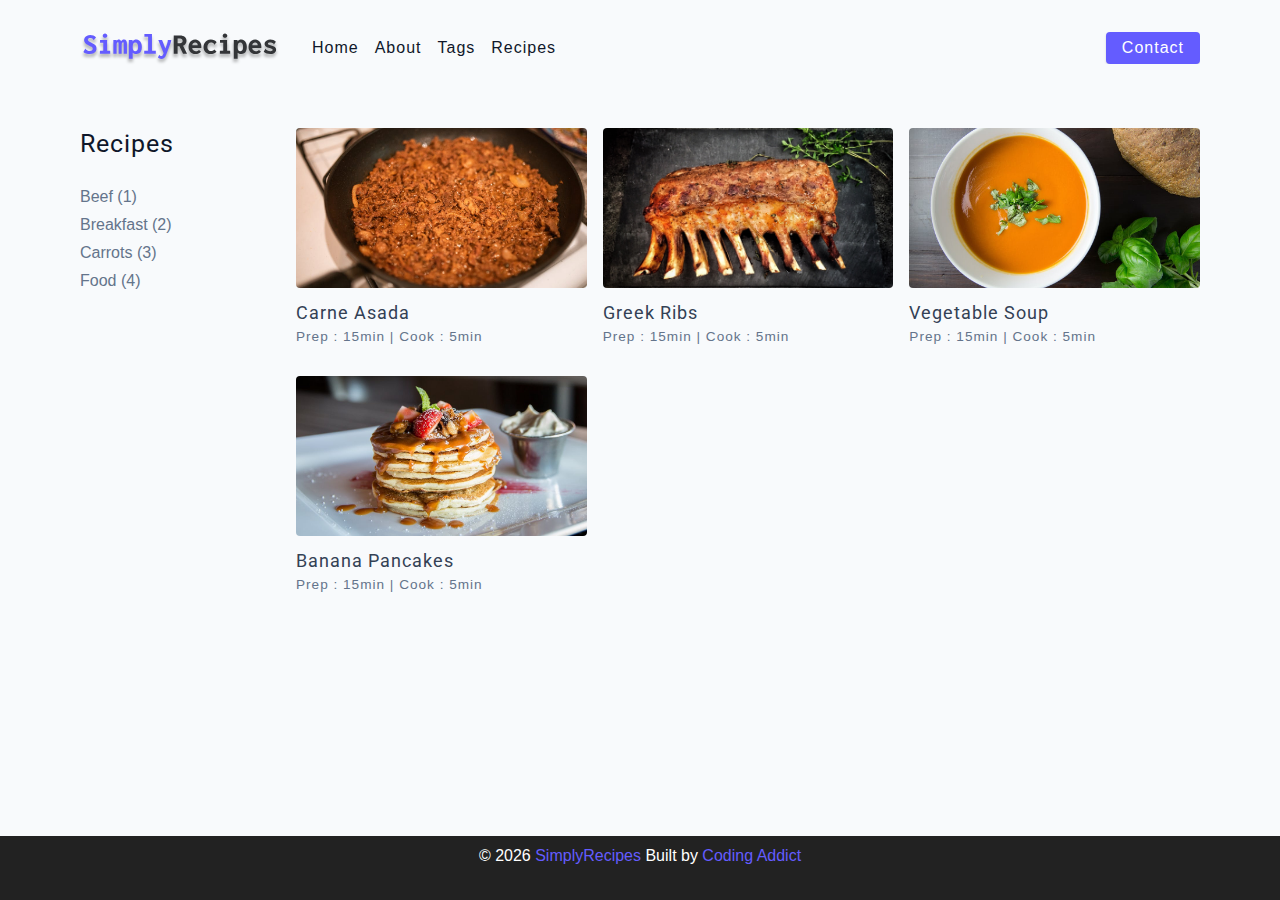
<file: starter/recipes.html>
<!DOCTYPE html>
<html lang="en">
  <head>
    <meta charset="UTF-8" />
    <meta http-equiv="X-UA-Compatible" content="IE=edge" />
    <meta name="viewport" content="width=device-width, initial-scale=1.0" />
    <title>Recipes || Starter</title>
    <!-- favicon -->
    <link rel="shortcut icon" href="./assets/favicon.ico" type="image/x-icon" />
    <!-- normalize -->
    <link rel="stylesheet" href="./css/normalize.css" />
    <!-- font-awesome -->
    <link
      rel="stylesheet"
      href="https://cdnjs.cloudflare.com/ajax/libs/font-awesome/5.14.0/css/all.min.css"
    />
    <!-- main css -->
    <link rel="stylesheet" href="./css/main.css" />
  </head>
  <body>
        <!-- nav  -->
        <nav class="navbar">
          <div class="nav-center">
            <div class="nav-header">
              <a href="index.html" class="nav-logo">
                <img src="./assets/logo.svg" alt="simply recipes" />
              </a>
              <button class="nav-btn btn">
                <i class="fas fa-align-justify"></i>
              </button>
            </div>
            <div class="nav-links">
              <a href="index.html" class="nav-link"> home </a>
              <a href="about.html" class="nav-link"> about </a>
              <a href="tags.html" class="nav-link"> tags </a>
              <a href="recipes.html" class="nav-link"> recipes </a>
    
              <div class="nav-link contact-link">
                <a href="contact.html" class="btn"> contact </a>
              </div>
            </div>
          </div>
        </nav>
        <!-- end of nav -->
        <!-- main -->
        <main class="page">
          <section class="recipes-container">
            <!-- tag container -->
            <div class="tags-container">
              <h4>Recipes</h4>
              <div class="tags-list">
                <a href="tag-template.html">Beef (1)</a>
                <a href="tag-template.html">Breakfast (2)</a>
                <a href="tag-template.html">Carrots (3)</a>
                <a href="tag-template.html">Food (4)</a>
              </div>
            </div>
            <!-- end of tag container -->
            <!-- recipes list -->
            <div class="recipes-list">
              <!-- single recipe -->
              <a href="single-recipe.html" class="recipe">
                <img
                  src="./assets/recipes/recipe-1.jpeg"
                  class="img recipe-img"
                  alt=""
                />
                <h5>Carne Asada</h5>
                <p>Prep : 15min | Cook : 5min</p>
              </a>
              <!-- end of single recipe -->
              <!-- single recipe -->
              <a href="single-recipe.html" class="recipe">
                <img
                  src="./assets/recipes/recipe-2.jpeg"
                  class="img recipe-img"
                  alt=""
                />
                <h5>Greek Ribs</h5>
                <p>Prep : 15min | Cook : 5min</p>
              </a>
              <!-- end of single recipe -->
              <!-- single recipe -->
              <a href="single-recipe.html" class="recipe">
                <img
                  src="./assets/recipes/recipe-3.jpeg"
                  class="img recipe-img"
                  alt=""
                />
                <h5>Vegetable Soup</h5>
                <p>Prep : 15min | Cook : 5min</p>
              </a>
              <!-- end of single recipe -->
              <!-- single recipe -->
              <a href="single-recipe.html" class="recipe">
                <img
                  src="./assets/recipes/recipe-4.jpeg"
                  class="img recipe-img"
                  alt=""
                />
                <h5>Banana Pancakes</h5>
                <p>Prep : 15min | Cook : 5min</p>
              </a>
              <!-- end of single recipe -->
            </div>
          </section>
        </main>
        <!-- end of main -->
        <!-- footer -->
        <footer class="page-footer">
          <p>
            &copy; <span id="date"></span>
            <span class="footer-logo">SimplyRecipes</span> Built by
            <a href="https://www.johnsmilga.com/">Coding Addict</a>
          </p>
        </footer>
        <script src="./js/app.js"></script>
      </body>
</html>
</file>
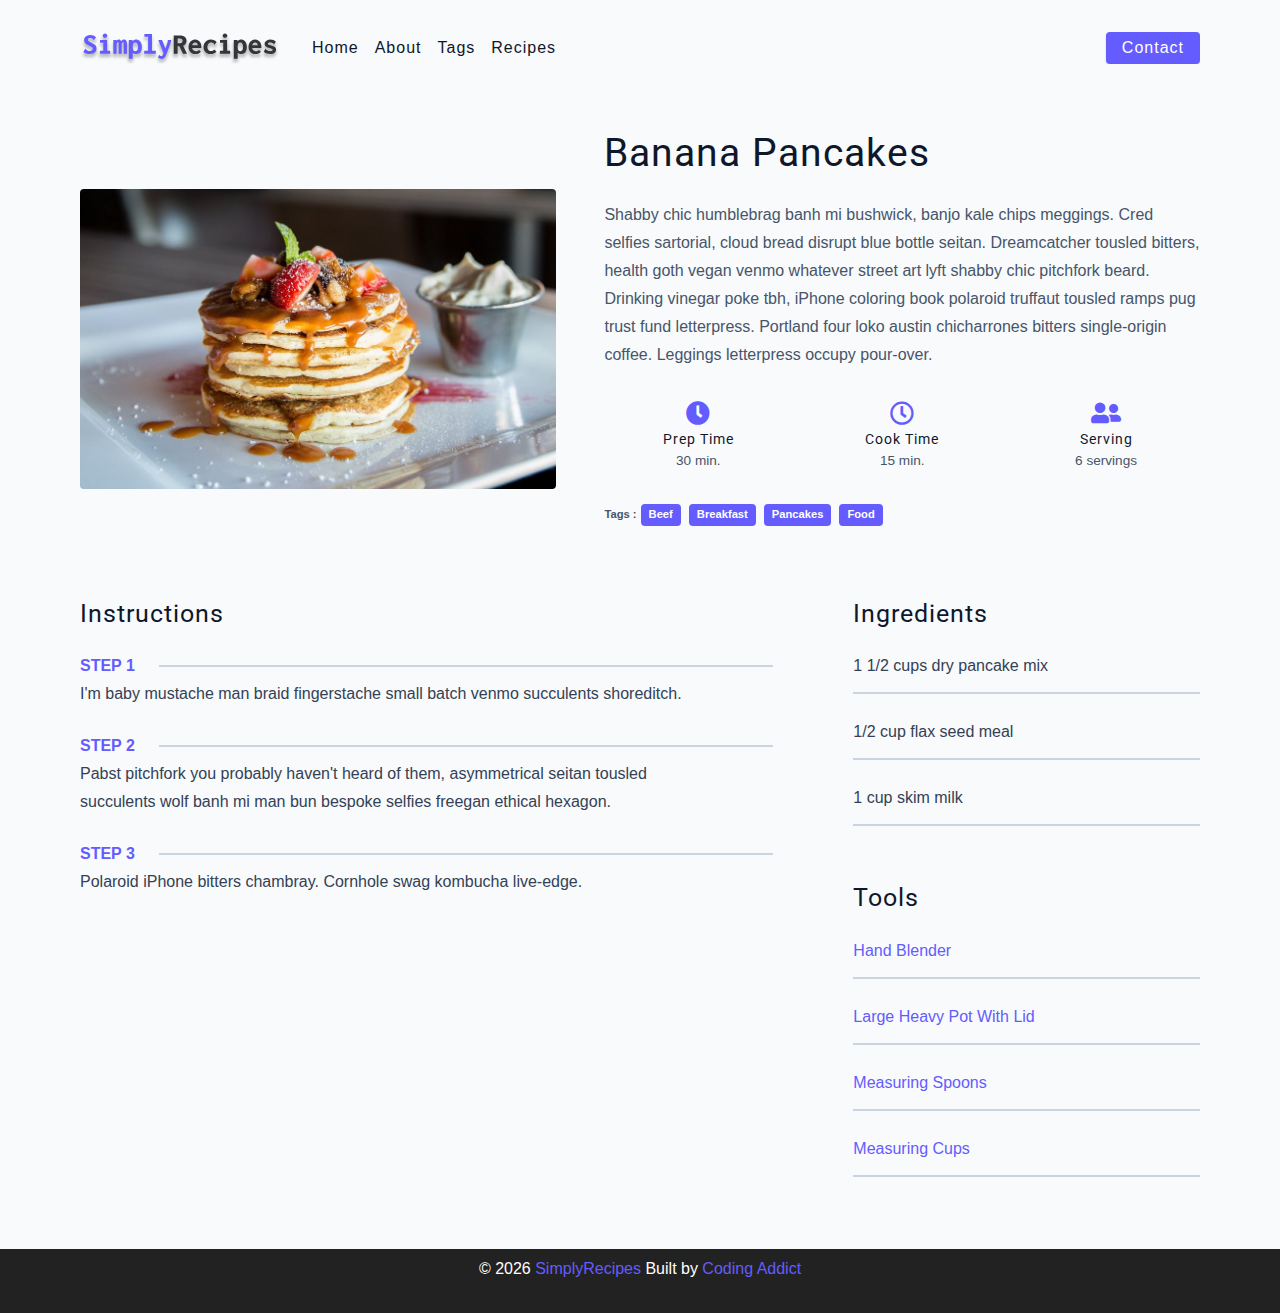
<file: starter/single-recipe.html>
<!DOCTYPE html>
<html lang="en">
  <head>
    <meta charset="UTF-8" />
    <meta http-equiv="X-UA-Compatible" content="IE=edge" />
    <meta name="viewport" content="width=device-width, initial-scale=1.0" />
    <title>Single Recipe || Starter</title>
    <!-- favicon -->
    <link rel="shortcut icon" href="./assets/favicon.ico" type="image/x-icon" />
    <!-- normalize -->
    <link rel="stylesheet" href="./css/normalize.css" />
    <!-- font-awesome -->
    <link
      rel="stylesheet"
      href="https://cdnjs.cloudflare.com/ajax/libs/font-awesome/5.14.0/css/all.min.css"
    />
    <!-- main css -->
    <link rel="stylesheet" href="./css/main.css" />
  </head>
  <body>
    <!-- nav  -->
      <nav class="navbar">
        <div class="nav-center">
          <div class="nav-header">
            <a href="index.html" class="nav-logo">
              <img src="./assets/logo.svg" alt="simply recipes" />
            </a>
            <button class="nav-btn btn">
              <i class="fas fa-align-justify"></i>
            </button>
          </div>
          <div class="nav-links">
            <a href="index.html" class="nav-link"> home </a>
            <a href="about.html" class="nav-link"> about </a>
            <a href="tags.html" class="nav-link"> tags </a>
            <a href="recipes.html" class="nav-link"> recipes </a>
  
            <div class="nav-link contact-link">
              <a href="contact.html" class="btn"> contact </a>
            </div>
          </div>
        </div>
      </nav>
      <!-- end of nav -->
      <main class="page">
        <div class="recipe-page">
          <section class="recipe-hero">
            <img
              src="./assets/recipes/recipe-4.jpeg"
              class="img recipe-hero-img"
            />
            <article class="recipe-info">
              <h2>Banana Pancakes</h2>
              <p>
                Shabby chic humblebrag banh mi bushwick, banjo kale chips
                meggings. Cred selfies sartorial, cloud bread disrupt blue bottle
                seitan. Dreamcatcher tousled bitters, health goth vegan venmo
                whatever street art lyft shabby chic pitchfork beard. Drinking
                vinegar poke tbh, iPhone coloring book polaroid truffaut tousled
                ramps pug trust fund letterpress. Portland four loko austin
                chicharrones bitters single-origin coffee. Leggings letterpress
                occupy pour-over.
              </p>
              <div class="recipe-icons">
                <article>
                  <i class="fas fa-clock"></i>
                  <h5>prep time</h5>
                  <p>30 min.</p>
                </article>
                <article>
                  <i class="far fa-clock"></i>
                  <h5>cook time</h5>
                  <p>15 min.</p>
                </article>
                <article>
                  <i class="fas fa-user-friends"></i>
                  <h5>serving</h5>
                  <p>6 servings</p>
                </article>
              </div>
              <p class="recipe-tags">
                Tags : <a href="tag-template.html">beef</a>
                <a href="tag-template.html">breakfast</a>
                <a href="tag-template.html">pancakes</a>
                <a href="tag-template.html">food</a>
              </p>
            </article>
          </section>
          <!-- content -->
          <section class="recipe-content">
            <article>
              <h4>instructions</h4>
              <!-- single instruction -->
              <div class="single-instruction">
                <header>
                  <p>step 1</p>
                  <div></div>
                </header>
                <p>
                  I'm baby mustache man braid fingerstache small batch venmo
                  succulents shoreditch.
                </p>
              </div>
              <!-- end of single instruction -->
              <!-- single instruction -->
              <div class="single-instruction">
                <header>
                  <p>step 2</p>
                  <div></div>
                </header>
                <p>
                  Pabst pitchfork you probably haven't heard of them, asymmetrical
                  seitan tousled succulents wolf banh mi man bun bespoke selfies
                  freegan ethical hexagon.
                </p>
              </div>
              <!-- end of single instruction -->
              <!-- single instruction -->
              <div class="single-instruction">
                <header>
                  <p>step 3</p>
                  <div></div>
                </header>
                <p>
                  Polaroid iPhone bitters chambray. Cornhole swag kombucha
                  live-edge.
                </p>
              </div>
              <!-- end of single instruction -->
            </article>
            <article class="second-column">
              <div>
                <h4>ingredients</h4>
                <p class="single-ingredient">1 1/2 cups dry pancake mix</p>
                <p class="single-ingredient">1/2 cup flax seed meal</p>
                <p class="single-ingredient">1 cup skim milk</p>
              </div>
              <div>
                <h4>tools</h4>
                <p class="single-tool">Hand Blender</p>
                <p class="single-tool">Large Heavy Pot With Lid</p>
                <p class="single-tool">Measuring Spoons</p>
                <p class="single-tool">Measuring Cups</p>
              </div>
            </article>
          </section>
        </div>
      </main>
      <!-- footer -->
      <footer class="page-footer">
        <p>
          &copy; <span id="date"></span>
          <span class="footer-logo">SimplyRecipes</span> Built by
          <a href="https://www.johnsmilga.com/">Coding Addict</a>
        </p>
      </footer>
      <script src="./js/app.js"></script>
  </body>
</html>
</file>
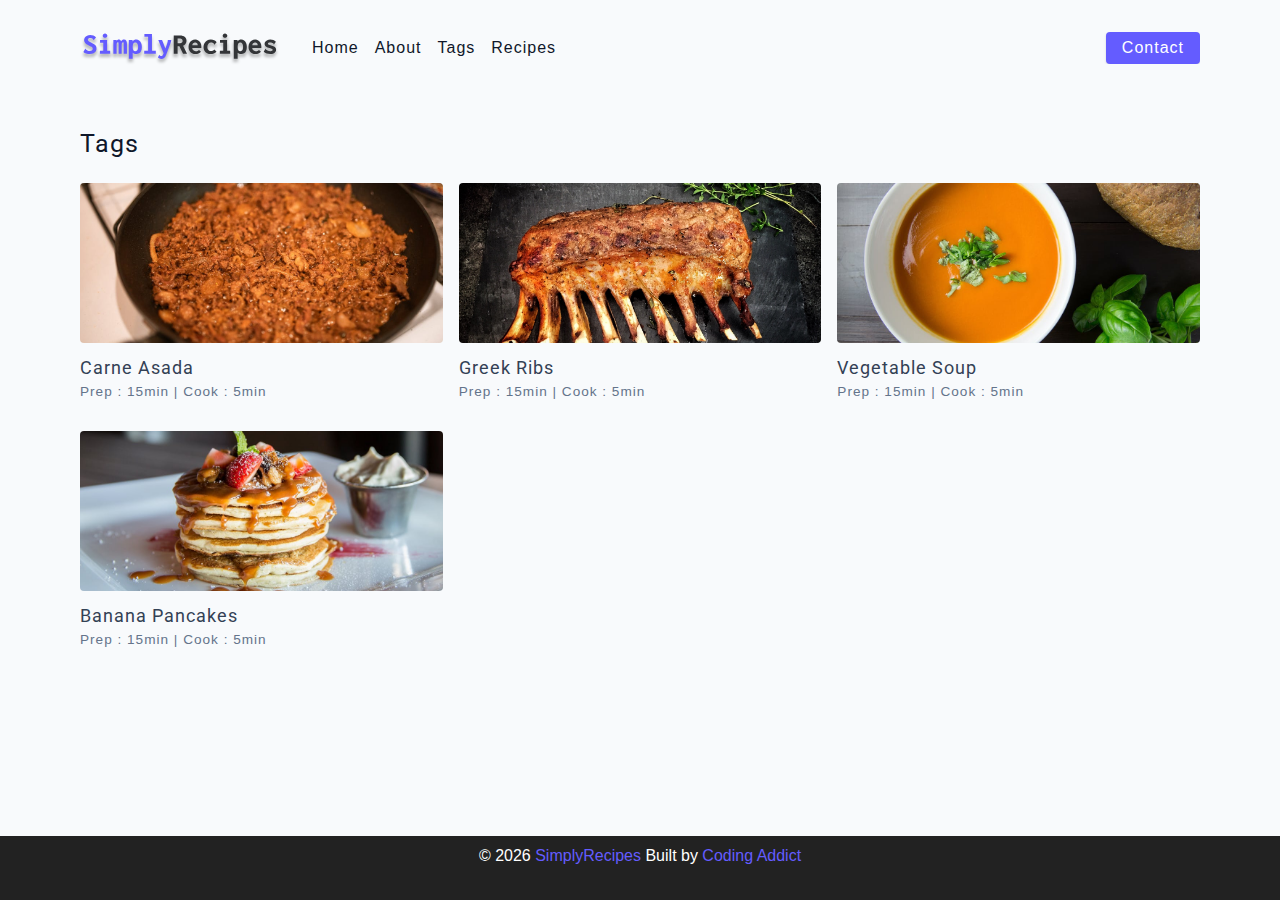
<file: starter/tag-template.html>
<!DOCTYPE html>
<html lang="en">
  <head>
    <meta charset="UTF-8" />
    <meta http-equiv="X-UA-Compatible" content="IE=edge" />
    <meta name="viewport" content="width=device-width, initial-scale=1.0" />
    <title>Beef|| Starter</title>
    <!-- favicon -->
    <link rel="shortcut icon" href="./assets/favicon.ico" type="image/x-icon" />
    <!-- normalize -->
    <link rel="stylesheet" href="./css/normalize.css" />
    <!-- font-awesome -->
    <link
      rel="stylesheet"
      href="https://cdnjs.cloudflare.com/ajax/libs/font-awesome/5.14.0/css/all.min.css"
    />
    <!-- main css -->
    <link rel="stylesheet" href="./css/main.css" />
  </head>
  <body>
    <!-- nav  -->
    <nav class="navbar">
      <div class="nav-center">
        <div class="nav-header">
          <a href="index.html" class="nav-logo">
            <img src="./assets/logo.svg" alt="simply recipes" />
          </a>
          <button class="nav-btn btn">
            <i class="fas fa-align-justify"></i>
          </button>
        </div>
        <div class="nav-links">
          <a href="index.html" class="nav-link"> home </a>
          <a href="about.html" class="nav-link"> about </a>
          <a href="tags.html" class="nav-link"> tags </a>
          <a href="recipes.html" class="nav-link"> recipes </a>

          <div class="nav-link contact-link">
            <a href="contact.html" class="btn"> contact </a>
          </div>
        </div>
      </div>
    </nav>
    <!-- end of nav -->
    <main class="page">
      <div class="featured-recipes">
        <h4>Tags</h4>
          <!-- recipes list -->
        <div class="recipes-list">
          <!-- single recipe -->
          <a href="single-recipe.html" class="recipe">
            <img
              src="./assets/recipes/recipe-1.jpeg"
              class="img recipe-img"
              alt=""
            />
            <h5>Carne Asada</h5>
            <p>Prep : 15min | Cook : 5min</p>
          </a>
          <!-- end of single recipe -->
          <!-- single recipe -->
          <a href="single-recipe.html" class="recipe">
            <img
              src="./assets/recipes/recipe-2.jpeg"
              class="img recipe-img"
              alt=""
            />
            <h5>Greek Ribs</h5>
            <p>Prep : 15min | Cook : 5min</p>
          </a>
          <!-- end of single recipe -->
          <!-- single recipe -->
          <a href="single-recipe.html" class="recipe">
            <img
              src="./assets/recipes/recipe-3.jpeg"
              class="img recipe-img"
              alt=""
            />
            <h5>Vegetable Soup</h5>
            <p>Prep : 15min | Cook : 5min</p>
          </a>
          <!-- end of single recipe -->
          <!-- single recipe -->
          <a href="single-recipe.html" class="recipe">
            <img
              src="./assets/recipes/recipe-4.jpeg"
              class="img recipe-img"
              alt=""
            />
            <h5>Banana Pancakes</h5>
            <p>Prep : 15min | Cook : 5min</p>
          </a>
          <!-- end of single recipe -->
        </div>
        <!-- end of recipe list -->
      </div>
          
    </main>
    <!-- footer -->
    <footer class="page-footer">
      <p>
        &copy; <span id="date"></span>
        <span class="footer-logo">SimplyRecipes</span> Built by
        <a href="https://www.johnsmilga.com/">Coding Addict</a>
      </p>
    </footer>
    <script src="./js/app.js"></script>
  </body>
</html>
</file>
<file: final/css/main.css>
*,
::after,
::before {
  box-sizing: border-box;
}
/* fonts */

@import url('https://fonts.googleapis.com/css2?family=Roboto:wght@400;500;600&family=Montserrat&display=swap');
html {
  font-size: 100%;
} /*16px*/

:root {
  /* colors */
  --primary-100: #e2e0ff;
  --primary-200: #c1beff;
  --primary-300: #a29dff;
  --primary-400: #837dff;
  --primary-500: #645cff;
  --primary-600: #504acc;
  --primary-700: #3c3799;
  --primary-800: #282566;
  --primary-900: #141233;

  /* grey */
  --grey-50: #f8fafc;
  --grey-100: #f1f5f9;
  --grey-200: #e2e8f0;
  --grey-300: #cbd5e1;
  --grey-400: #94a3b8;
  --grey-500: #64748b;
  --grey-600: #475569;
  --grey-700: #334155;
  --grey-800: #1e293b;
  --grey-900: #0f172a;
  /* rest of the colors */
  --black: #222;
  --white: #fff;
  --red-light: #f8d7da;
  --red-dark: #842029;
  --green-light: #d1e7dd;
  --green-dark: #0f5132;

  /* fonts  */
  --headingFont: 'Roboto', sans-serif;
  --bodyFont: 'Nunito', sans-serif;
  --smallText: 0.7em;
  /* rest of the vars */
  --backgroundColor: var(--grey-50);
  --textColor: var(--grey-900);
  --borderRadius: 0.25rem;
  --letterSpacing: 1px;
  --transition: 0.3s ease-in-out all;
  --max-width: 1120px;
  --fixed-width: 600px;

  /* box shadow*/
  --shadow-1: 0 1px 3px 0 rgba(0, 0, 0, 0.1), 0 1px 2px 0 rgba(0, 0, 0, 0.06);
  --shadow-2: 0 4px 6px -1px rgba(0, 0, 0, 0.1),
    0 2px 4px -1px rgba(0, 0, 0, 0.06);
  --shadow-3: 0 10px 15px -3px rgba(0, 0, 0, 0.1),
    0 4px 6px -2px rgba(0, 0, 0, 0.05);
  --shadow-4: 0 20px 25px -5px rgba(0, 0, 0, 0.1),
    0 10px 10px -5px rgba(0, 0, 0, 0.04);
}

body {
  background: var(--backgroundColor);
  font-family: var(--bodyFont);
  font-weight: 400;
  line-height: 1.75;
  color: var(--textColor);
}

p {
  margin-top: 0;
  margin-bottom: 1.5rem;
  max-width: 40em;
}

h1,
h2,
h3,
h4,
h5 {
  margin: 0;
  margin-bottom: 1.38rem;
  font-family: var(--headingFont);
  font-weight: 400;
  line-height: 1.3;
  text-transform: capitalize;
  letter-spacing: var(--letterSpacing);
}

h1 {
  margin-top: 0;
  font-size: 3.052rem;
}

h2 {
  font-size: 2.441rem;
}

h3 {
  font-size: 1.953rem;
}

h4 {
  font-size: 1.563rem;
}

h5 {
  font-size: 1.25rem;
}

small,
.text-small {
  font-size: var(--smallText);
}

a {
  text-decoration: none;
}
ul {
  list-style-type: none;
  padding: 0;
}

.img {
  width: 100%;
  display: block;
  object-fit: cover;
}
/* buttons */

.btn {
  cursor: pointer;
  color: var(--white);
  background: var(--primary-500);
  border: transparent;
  border-radius: var(--borderRadius);
  letter-spacing: var(--letterSpacing);
  padding: 0.375rem 0.75rem;
  box-shadow: var(--shadow-1);
  transition: var(--transtion);
  text-transform: capitalize;
  display: inline-block;
}
.btn:hover {
  background: var(--primary-700);
  box-shadow: var(--shadow-3);
}
.btn-hipster {
  color: var(--primary-500);
  background: var(--primary-200);
}
.btn-hipster:hover {
  color: var(--primary-200);
  background: var(--primary-700);
}
.btn-block {
  width: 100%;
}

/* alerts */
.alert {
  padding: 0.375rem 0.75rem;
  margin-bottom: 1rem;
  border-color: transparent;
  border-radius: var(--borderRadius);
}

.alert-danger {
  color: var(--red-dark);
  background: var(--red-light);
}
.alert-success {
  color: var(--green-dark);
  background: var(--green-light);
}
/* form */

.form {
  width: 90vw;
  max-width: var(--fixed-width);
  background: var(--white);
  border-radius: var(--borderRadius);
  box-shadow: var(--shadow-2);
  padding: 2rem 2.5rem;
  margin: 3rem auto;
}
.form-label {
  display: block;
  font-size: var(--smallText);
  margin-bottom: 0.5rem;
  text-transform: capitalize;
  letter-spacing: var(--letterSpacing);
}
.form-input,
.form-textarea {
  width: 100%;
  padding: 0.375rem 0.75rem;
  border-radius: var(--borderRadius);
  background: var(--backgroundColor);
  border: 1px solid var(--grey-200);
}

.form-row {
  margin-bottom: 1rem;
}

.form-textarea {
  height: 7rem;
}
::placeholder {
  font-family: inherit;
  color: var(--grey-400);
}
.form-alert {
  color: var(--red-dark);
  letter-spacing: var(--letterSpacing);
  text-transform: capitalize;
}
/* alert */

@keyframes spinner {
  to {
    transform: rotate(360deg);
  }
}

.loading {
  width: 6rem;
  height: 6rem;
  border: 5px solid var(--grey-400);
  border-radius: 50%;
  border-top-color: var(--primary-500);
  animation: spinner 0.6s linear infinite;
}
.loading {
  margin: 0 auto;
}
/* title */

.title {
  text-align: center;
}

.title-underline {
  background: var(--primary-500);
  width: 7rem;
  height: 0.25rem;
  margin: 0 auto;
  margin-top: -1rem;
}

/*
=============== 
Navbar
===============
*/

.navbar {
  display: flex;
  align-items: center;
  justify-content: center;
}
.nav-center {
  width: 90vw;
  max-width: var(--max-width);
}
.nav-header {
  height: 6rem;
  display: flex;
  justify-content: space-between;
  align-items: center;
}
.nav-header img {
  width: 200px;
}
.nav-logo {
  display: flex;
  align-items: flex-end;
}

.nav-btn {
  padding: 0.15rem 0.75rem;
}
.nav-btn i {
  font-size: 1.25rem;
}
.nav-links {
  height: 0;
  overflow: hidden;
  display: flex;
  flex-direction: column;
  transition: var(--transition);
}
.show-links {
  height: 23.9375rem;
}

.nav-link {
  display: block;
  text-align: center;
  font-size: 1.25rem;
  text-transform: capitalize;
  color: var(--grey-900);
  letter-spacing: var(--letterSpacing);
  padding: 1rem 0;
  border-top: 1px solid var(--grey-500);
  transition: var(--transition);
}
.nav-link:hover {
  color: var(--primary-500);
}

.contact-link a {
  padding: 0.15rem 1rem;
}

@media screen and (min-width: 992px) {
  .navbar {
    height: 6rem;
  }
  .nav-center {
    display: flex;
    align-items: center;
  }
  .nav-header {
    padding: 0;
    margin-right: 2rem;
    height: auto;
  }

  .nav-btn {
    display: none;
  }
  .nav-links {
    height: auto !important;
    flex-direction: row;
    align-items: center;
    width: 100%;
  }
  .nav-link {
    padding: 0;
    border-top: none;
    margin-right: 1rem;
    font-size: 1rem;
  }
  .contact-link {
    margin-right: 0;
    margin-left: auto;
  }
}
/*
=============== 
Page
===============
*/

.page {
  width: 90vw;
  max-width: var(--max-width);
  margin: 0 auto;
}
.page {
  padding-top: 2rem;
  min-height: calc(100vh - (6rem + 4rem));
}
/*
=============== 
Footer
===============
*/

.page-footer {
  text-align: center;
  height: 4rem;
  display: flex;
  align-items: center;
  justify-content: center;
  background: var(--black);
  color: var(--white);
}
.page-footer h5 {
  margin-top: 0;
  margin-bottom: 0;
}
.page-footer p {
  margin-bottom: 0;
}
.page-footer .footer-logo,
.page-footer a {
  color: var(--primary-500);
}
/*
=============== 
Hero
===============
*/

.hero {
  height: 40vh;
  position: relative;
  margin-bottom: 2rem;
  background: url('../assets/main.jpeg') center/cover no-repeat;
  border-radius: var(--borderRadius);
}
.hero-container {
  position: absolute;
  top: 0;
  left: 0;
  width: 100%;
  height: 100%;
  display: flex;
  align-items: center;
  justify-content: center;
  background: rgba(0, 0, 0, 0.4);
  border-radius: var(--borderRadius);
}
.hero-text {
  color: var(--white);
  text-align: center;
}

@media only screen and (min-width: 768px) {
  .hero-text h1 {
    font-size: 4rem;
    margin-bottom: 0;
  }
}

/*
=============== 
Recipes 
===============
*/

.recipes-container {
  display: grid;
  gap: 2rem 1rem;
}

.recipes-list {
  display: grid;
  gap: 2rem 1rem;
  padding-bottom: 3rem;
}
.tags-container {
  order: 1;
  display: flex;
  flex-direction: column;
  padding-bottom: 3rem;
  /* background: blue; */
}
.tags-container h4 {
  margin-bottom: 0.5rem;
  font-weight: 500;
}
.tags-list {
  display: grid;
  grid-template-columns: 1fr 1fr 1fr;
}
.tags-list a {
  text-transform: capitalize;
  display: block;
  color: var(--grey-500);
  transition: var(--transition);
}
.tags-list a:hover {
  color: var(--primary-500);
}
.recipe {
  display: block;
}
.recipe-img {
  height: 15rem;
  border-radius: var(--borderRadius);
  margin-bottom: 1rem;
}
.recipe h5 {
  margin-bottom: 0;
  margin-top: 0.25rem;
  line-height: 1;
  color: var(--grey-700);
}
.recipe p {
  margin-bottom: 0;
  line-height: 1;
  color: var(--grey-500);
  margin-top: 0.5rem;
  letter-spacing: var(--letterSpacing);
}
@media screen and (min-width: 576px) {
  .recipes-list {
    grid-template-columns: 1fr 1fr;
  }
  .recipe-img {
    height: 10rem;
  }
}

@media screen and (min-width: 992px) {
  .recipes-container {
    grid-template-columns: 200px 1fr;
    gap: 1rem;
  }
  .recipes-list {
    grid-template-columns: 1fr 1fr;
  }

  .recipe p {
    font-size: 0.85rem;
  }
  .tags-container {
    order: 0;
    /* background: blue; */
  }
  .tags-list {
    display: grid;
    grid-template-columns: 1fr;
  }
}

@media screen and (min-width: 1200px) {
  .recipe h5 {
    font-size: 1.15rem;
  }
  .recipes-list {
    grid-template-columns: 1fr 1fr 1fr;
  }
}
/*
=============== 
Error
===============
*/
.error-page {
  text-align: center;
  padding-top: 5rem;
}
.error-page h1 {
  font-size: 9rem;
}
/*
=============== 
About Page
===============
*/

.about-page h2 {
  text-transform: none;
  font-weight: bold;
}
.about-page {
  display: grid;
  gap: 2rem 4rem;
  padding-bottom: 3rem;
}
.about-img {
  border-radius: var(--borderRadius);
  height: 300px;
}

@media screen and (min-width: 992px) {
  .about-page {
    grid-template-columns: 1fr 1fr;
    grid-template-rows: 400px;
    align-items: center;
  }
  .about-img {
    height: 100%;
  }
}

.featured-title {
  text-align: center;
}
/*
=============== 
Contact Page
===============
*/
.contact-form {
  width: 100%;
  margin: 0;
}
.contact-container {
  display: grid;
  gap: 2rem 3rem;
  padding-bottom: 3rem;
}
@media screen and (min-width: 992px) {
  .contact-container {
    grid-template-columns: 1fr 450px;
    align-items: center;
  }
}

/*
=============== 
Tags Page
===============
*/

.tags-wrapper {
  display: grid;
  gap: 2rem;
  padding-bottom: 3rem;
}
.tag {
  background: var(--grey-500);
  border-radius: var(--borderRadius);
  text-align: center;
  color: var(--white);
  transition: var(--transition);
  padding: 0.75rem 0;
}
.tag:hover {
  background: var(--primary-500);
}
.tag h5,
.tag p {
  margin-bottom: 0;
}
.tag h5 {
  font-weight: 600;
}
@media screen and (min-width: 576px) {
  .tags-wrapper {
    grid-template-columns: 1fr 1fr;
  }
}
@media screen and (min-width: 992px) {
  .tags-wrapper {
    grid-template-columns: 1fr 1fr 1fr;
  }
}

/*
=============== 
Recipe Template
===============
*/

.recipe-hero {
  display: grid;
  gap: 3rem;
}

.recipe-hero-img {
  height: 300px;
  border-radius: var(--borderRadius);
}
.recipe-info p {
  color: var(--grey-600);
}
.recipe-icons {
  display: grid;
  grid-template-columns: repeat(3, 1fr);
  gap: 1rem;
  margin: 2rem 0;
  text-align: center;
}
.recipe-icons i {
  font-size: 1.5rem;
  color: var(--primary-500);
}
.recipe-icons h5,
.recipe-icons p {
  margin-bottom: 0;
  font-size: 0.85em;
}

.recipe-icons p {
  color: var(--grey-600);
}
.recipe-tags {
  display: flex;
  align-items: center;
  flex-wrap: wrap;
  font-size: 0.7em;
  font-weight: 600;
}
.recipe-tags a {
  background: var(--primary-500);
  border-radius: var(--borderRadius);
  color: var(--white);
  padding: 0.05rem 0.5rem;
  margin: 0 0.25rem;
  text-transform: capitalize;
}
@media screen and (min-width: 992px) {
  .recipe-hero {
    grid-template-columns: 4fr 5fr;
    align-items: center;
  }
}
.recipe-content {
  padding: 3rem 0;
  display: grid;
  gap: 2rem 5rem;
}
@media screen and (min-width: 992px) {
  .recipe-content {
    grid-template-columns: 2fr 1fr;
  }
}
.single-instruction header {
  display: grid;
  grid-template-columns: auto 1fr;
  gap: 1.5rem;
  align-items: center;
}
.single-instruction header p {
  text-transform: uppercase;
  font-weight: 600;
  color: var(--primary-500);
  margin-bottom: 0;
}
.single-instruction > p {
  color: var(--grey-700);
}

.single-instruction header div {
  height: 2px;
  background: var(--grey-300);
}

.second-column {
  display: grid;
  row-gap: 2rem;
}

.single-ingredient {
  border-bottom: 2px solid var(--grey-300);
  padding-bottom: 0.75rem;
  color: var(--grey-700);
}
.single-tool {
  border-bottom: 2px solid var(--grey-300);
  padding-bottom: 0.75rem;
  color: var(--primary-500);
  text-transform: capitalize;
}
</file>
<file: starter/css/main.css>
@import url('https://fonts.googleapis.com/css2?family=Roboto:wght@400;500;600&family=Montserrat&display=swap');
*,
::after,
::before {
  box-sizing: border-box;
}
/* fonts */

html {
  font-size: 100%;
} /*16px*/

:root {
  /* colors */
  --primary-100: #e2e0ff;
  --primary-200: #c1beff;
  --primary-300: #a29dff;
  --primary-400: #837dff;
  --primary-500: #645cff;
  --primary-600: #504acc;
  --primary-700: #3c3799;
  --primary-800: #282566;
  --primary-900: #141233;

  /* grey */
  --grey-50: #f8fafc;
  --grey-100: #f1f5f9;
  --grey-200: #e2e8f0;
  --grey-300: #cbd5e1;
  --grey-400: #94a3b8;
  --grey-500: #64748b;
  --grey-600: #475569;
  --grey-700: #334155;
  --grey-800: #1e293b;
  --grey-900: #0f172a;
  /* rest of the colors */
  --black: #222;
  --white: #fff;
  --red-light: #f8d7da;
  --red-dark: #842029;
  --green-light: #d1e7dd;
  --green-dark: #0f5132;

  /* fonts  */
  --headingFont: 'Roboto', sans-serif;
  --bodyFont: 'Nunito', sans-serif;
  --smallText: 0.7em;
  /* rest of the vars */
  --backgroundColor: var(--grey-50);
  --textColor: var(--grey-900);
  --borderRadius: 0.25rem;
  --letterSpacing: 1px;
  --transition: 0.3s ease-in-out all;
  --max-width: 1120px;
  --fixed-width: 600px;

  /* box shadow*/
  --shadow-1: 0 1px 3px 0 rgba(0, 0, 0, 0.1), 0 1px 2px 0 rgba(0, 0, 0, 0.06);
  --shadow-2: 0 4px 6px -1px rgba(0, 0, 0, 0.1),
    0 2px 4px -1px rgba(0, 0, 0, 0.06);
  --shadow-3: 0 10px 15px -3px rgba(0, 0, 0, 0.1),
    0 4px 6px -2px rgba(0, 0, 0, 0.05);
  --shadow-4: 0 20px 25px -5px rgba(0, 0, 0, 0.1),
    0 10px 10px -5px rgba(0, 0, 0, 0.04);
}

body {
  background: var(--backgroundColor);
  font-family: var(--bodyFont);
  font-weight: 400;
  line-height: 1.75;
  color: var(--textColor);
}

p {
  margin-top: 0;
  margin-bottom: 1.5rem;
  max-width: 40em;
}

h1,
h2,
h3,
h4,
h5 {
  margin: 0;
  margin-bottom: 1.38rem;
  font-family: var(--headingFont);
  font-weight: 400;
  line-height: 1.3;
  text-transform: capitalize;
  letter-spacing: var(--letterSpacing);
}

h1 {
  margin-top: 0;
  font-size: 3.052rem;
}

h2 {
  font-size: 2.441rem;
}

h3 {
  font-size: 1.953rem;
}

h4 {
  font-size: 1.563rem;
}

h5 {
  font-size: 1.25rem;
}

small,
.text-small {
  font-size: var(--smallText);
}

a {
  text-decoration: none;
}
ul {
  list-style-type: none;
  padding: 0;
}

.img {
  width: 100%;
  display: block;
  object-fit: cover;
}
/* buttons */

.btn {
  cursor: pointer;
  color: var(--white);
  background: var(--primary-500);
  border: transparent;
  border-radius: var(--borderRadius);
  letter-spacing: var(--letterSpacing);
  padding: 0.375rem 0.75rem;
  box-shadow: var(--shadow-1);
  transition: var(--transtion);
  text-transform: capitalize;
  display: inline-block;
}
.btn:hover {
  background: var(--primary-700);
  box-shadow: var(--shadow-3);
}
.btn-hipster {
  color: var(--primary-500);
  background: var(--primary-200);
}
.btn-hipster:hover {
  color: var(--primary-200);
  background: var(--primary-700);
}
.btn-block {
  width: 100%;
}

/* alerts */
.alert {
  padding: 0.375rem 0.75rem;
  margin-bottom: 1rem;
  border-color: transparent;
  border-radius: var(--borderRadius);
}

.alert-danger {
  color: var(--red-dark);
  background: var(--red-light);
}
.alert-success {
  color: var(--green-dark);
  background: var(--green-light);
}
/* form */

.form {
  width: 90vw;
  max-width: var(--fixed-width);
  background: var(--white);
  border-radius: var(--borderRadius);
  box-shadow: var(--shadow-2);
  padding: 2rem 2.5rem;
  margin: 3rem auto;
}
.form-label {
  display: block;
  font-size: var(--smallText);
  margin-bottom: 0.5rem;
  text-transform: capitalize;
  letter-spacing: var(--letterSpacing);
}
.form-input,
.form-textarea {
  width: 100%;
  padding: 0.375rem 0.75rem;
  border-radius: var(--borderRadius);
  background: var(--backgroundColor);
  border: 1px solid var(--grey-200);
}

.form-row {
  margin-bottom: 1rem;
}

.form-textarea {
  height: 7rem;
}
::placeholder {
  font-family: inherit;
  color: var(--grey-400);
}
.form-alert {
  color: var(--red-dark);
  letter-spacing: var(--letterSpacing);
  text-transform: capitalize;
}
/* alert */

@keyframes spinner {
  to {
    transform: rotate(360deg);
  }
}

.loading {
  width: 6rem;
  height: 6rem;
  border: 5px solid var(--grey-400);
  border-radius: 50%;
  border-top-color: var(--primary-500);
  animation: spinner 0.6s linear infinite;
}
.loading {
  margin: 0 auto;
}
/* title */

.title {
  text-align: center;
}

.title-underline {
  background: var(--primary-500);
  width: 7rem;
  height: 0.25rem;
  margin: 0 auto;
  margin-top: -1rem;
}

/*
=============== 
Navbar
===============
*/

.navbar {
  display: flex;
  align-items: center;
  justify-content: center;
}
.nav-center {
  width: 90vw;
  max-width: var(--max-width);
}
.nav-header {
  height: 6rem;
  display: flex;
  justify-content: space-between;
  align-items: center;
}
.nav-header img {
  width: 200px;
}
.nav-logo {
  display: flex;
  align-items: center;
}

.nav-btn {
  padding: 0.15rem 0.75rem;
}

.nav-btn i {
  font-size: 1.25rem;
}

.nav-links {
  height: 0;
  overflow: hidden;
  display: flex;
  flex-direction: column;
  transition: var(--transition);
}
.show-links {
  height: 23.9375rem;
}

.nav-link {
  display: block;
  text-align: center;
  font-size: 1.25rem;
  text-transform: capitalize;
  color: var(--grey-900);
  letter-spacing: var(--letterSpacing);
  padding: 1rem 0;
  border-top: 1px solid var(--grey-500);
  transition: var(--transition);
}
.nav-link:hover {
  color: var(--primary-500);
}
.contact-link a {
  padding: 0.15rem 1rem;
}
@media screen and (min-width: 992px) {
  .nav-btn {
    display: none;
  }
  .navbar {
    height: 6rem;
  }
  .nav-center {
    display: flex;
    align-items: center;
  }
  .nav-header {
    padding: 0;
    margin-right: 2rem;
    height: auto;
  }
  .nav-links {
    height: auto !important;
    flex-direction: row;
    align-items: center;
    width: 100%;
  }
  .nav-link {
    padding: 0;
    border-top: none;
    margin-right: 1rem;
    font-size: 1rem;
  }
  .contact-link {
    margin-right: 0;
    margin-left: auto;
  }
}
/*
=============== 
Page
===============
*/

.page {
  width: 90vw;
  max-width: var(--max-width);
  margin: 0 auto;
}
.page {
  padding-top: 2rem;
  min-height: calc(100vh - (6rem + 4rem));
}
/*
=============== 
Footer
===============
*/

.page-footer {
  text-align: center;
  height: 4rem;
  display: flex;
  align-items: center;
  justify-content: center;
  background: var(--black);
  color: var(--white);
}
.page-footer .footer-logo,
.page-footer a {
  color: var(--primary-500);
}
/*
=============== 
Hero
===============
*/

.hero {
  height: 40vh;
  position: relative;
  margin-bottom: 2rem;
  background: url('../assets/main.jpeg') center/cover no-repeat;
  border-radius: var(--borderRadius);
}
.hero-container {
  position: absolute;
  top: 0;
  left: 0;
  width: 100%;
  height: 100%;
  display: flex;
  align-items: center;
  justify-content: center;
  background: rgba(0, 0, 0, 0.4);
  border-radius: var(--borderRadius);
}
.hero-text {
  color: var(--white);
  text-align: center;
}
@media only screen and (min-width: 768px) {
  .hero-text h1 {
    font-size: 4rem;
    margin-bottom: 0;
  }
}
/*
=============== 
Recipes 
===============
*/

.recipes-container {
  display: grid;
  gap: 2rem 1rem;
}
.recipes-list {
  display: grid;
  gap: 2rem 1rem;
  padding-bottom: 3rem;
}
.tags-container {
  order: 1;
  display: flex;
  flex-direction: column;
  padding-bottom: 3rem;
  /* background: blue; */
}
}
.tags-container h4 {
  margin-bottom: 0.5rem;
  font-weight: 500;
}
.tags-list {
  display: grid;
  grid-template-columns: 1fr 1fr 1fr;
}
.tags-list a {
  text-transform: capitalize;
  display: block;
  color: var(--grey-500);
  transition: var(--transition);
}
.tags-list a:hover {
  color: var(--primary-500);
}
.recipe {
  display: block;
}
.recipe-img {
  height: 15rem;
  border-radius: var(--borderRadius);
  margin-bottom: 1rem;
}
.recipe h5 {
  margin-bottom: 0;
  margin-top: 0.25rem;
  line-height: 1;
  color: var(--grey-700);
}
.recipe p {
  margin-bottom: 0;
  line-height: 1;
  color: var(--grey-500);
  margin-top: 0.5rem;
  letter-spacing: var(--letterSpacing);
}
@media screen and (min-width: 576px) {
  .recipes-list {
    grid-template-columns: 1fr 1fr;
  }
  .recipe-img {
    height: 10rem;
  }
}

@media screen and (min-width: 992px) {
  .recipes-container {
    grid-template-columns: 200px 1fr;
    gap: 1rem;
  }
      .recipes-list {
    grid-template-columns: 1fr 1fr;
  }

  .recipe p {
    font-size: 0.85rem;
  }
  .tags-container {
    order: 0;
    /* background: blue; */
  }
  .tags-list {
    display: grid;
    grid-template-columns: 1fr;
  }
}

@media screen and (min-width: 1200px) {
  .recipe h5 {
    font-size: 1.15rem;
  }
  .recipes-list {
    grid-template-columns: 1fr 1fr 1fr;
  }
}
/*
=============== 
Error
===============
*/
.error-page {
  text-align: center;
  padding-top: 5rem;
}
.error-page h1 {
  font-size: 9rem;
}
/*
=============== 
About Page
===============
*/

.about-page h2 {
  text-transform: none;
  font-weight: bold;
}
.about-page {
  display: grid;
  gap: 2rem 4rem;
  padding-bottom: 3rem;
}
.about-img {
  border-radius: var(--borderRadius);
  height: 300px;
}
@media screen and (min-width: 992px) {
  .about-page {
    grid-template-columns: 1fr 1fr;
    grid-template-rows: 400px;
    align-items: center;
  }
  .about-img {
    height: 100%;
  }
}
.featured-title {
  text-align: center;
}
/*
=============== 
Contact Page
===============
*/
.contact-form {
  width: 100%;
  margin: 0;
}
.contact-container {
  display: grid;
  gap: 2rem 3rem;
  padding-bottom: 3rem;
}
@media screen and (min-width: 992px) {
  .contact-container {
    grid-template-columns: 1fr 450px;
    align-items: center;
  }
}
/*
=============== 
Tags Page
===============
*/

.tags-wrapper {
  display: grid;
  gap: 2rem;
  padding-bottom: 3rem;
}
.tag {
  background: var(--grey-500);
  border-radius: var(--borderRadius);
  text-align: center;
  color: var(--white);
  transition: var(--transition);
  padding: 0.75rem 0;
}
.tag:hover {
  background: var(--primary-500);
}
.tag h5,
.tag p {
  margin-bottom: 0;
}
.tag h5 {
  font-weight: 600;
}
@media screen and (min-width: 576px) {
  .tags-wrapper {
    grid-template-columns: 1fr 1fr;
  }
}
@media screen and (min-width: 992px) {
  .tags-wrapper {
    grid-template-columns: 1fr 1fr 1fr;
  }
}
/*
=============== 
Recipe Template
===============
*/

.recipe-hero {
  display: grid;
  gap: 3rem;
}

.recipe-hero-img {
  height: 300px;
  border-radius: var(--borderRadius);
}
.recipe-info p {
  color: var(--grey-600);
}
.recipe-icons {
  display: grid;
  grid-template-columns: repeat(3, 1fr);
  gap: 1rem;
  margin: 2rem 0;
  text-align: center;
}
.recipe-icons i {
  font-size: 1.5rem;
  color: var(--primary-500);
}
.recipe-icons h5,
.recipe-icons p {
  margin-bottom: 0;
  font-size: 0.85em;
}

.recipe-icons p {
  color: var(--grey-600);
}
.recipe-tags {
  display: flex;
  align-items: center;
  flex-wrap: wrap;
  font-size: 0.7em;
  font-weight: 600;
}
.recipe-tags a {
  background: var(--primary-500);
  border-radius: var(--borderRadius);
  color: var(--white);
  padding: 0.05rem 0.5rem;
  margin: 0 0.25rem;
  text-transform: capitalize;
}
@media screen and (min-width: 992px) {
  .recipe-hero {
    grid-template-columns: 4fr 5fr;
    align-items: center;
  }
}
.recipe-content {
  padding: 3rem 0;
  display: grid;
  gap: 2rem 5rem;
}
@media screen and (min-width: 992px) {
  .recipe-content {
    grid-template-columns: 2fr 1fr;
  }
}
.single-instruction header {
  display: grid;
  grid-template-columns: auto 1fr;
  gap: 1.5rem;
  align-items: center;
}
.single-instruction header p {
  text-transform: uppercase;
  font-weight: 600;
  color: var(--primary-500);
  margin-bottom: 0;
}
.single-instruction > p {
  color: var(--grey-700);
}

.single-instruction header div {
  height: 2px;
  background: var(--grey-300);
}

.second-column {
  display: grid;
  row-gap: 2rem;
}

.single-ingredient {
  border-bottom: 2px solid var(--grey-300);
  padding-bottom: 0.75rem;
  color: var(--grey-700);
}
.single-tool {
  border-bottom: 2px solid var(--grey-300);
  padding-bottom: 0.75rem;
  color: var(--primary-500);
  text-transform: capitalize;
}
</file>
